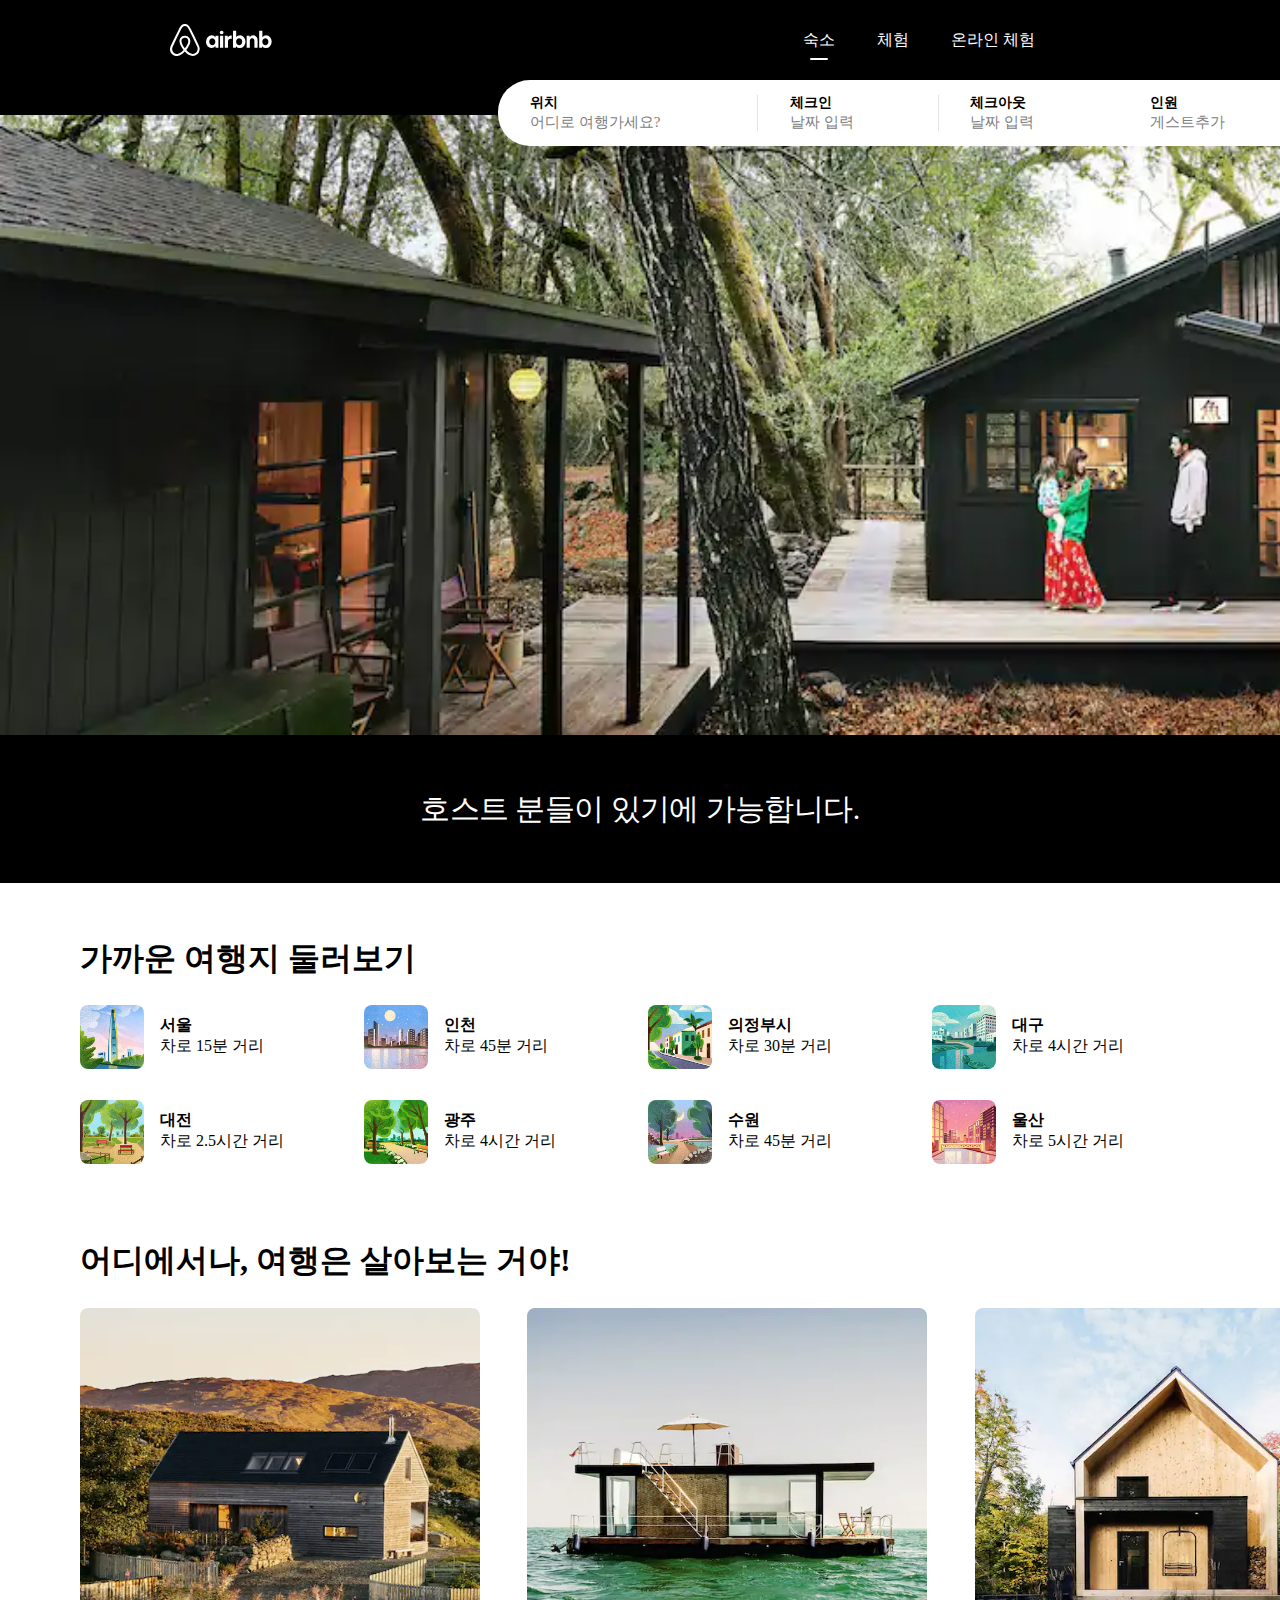
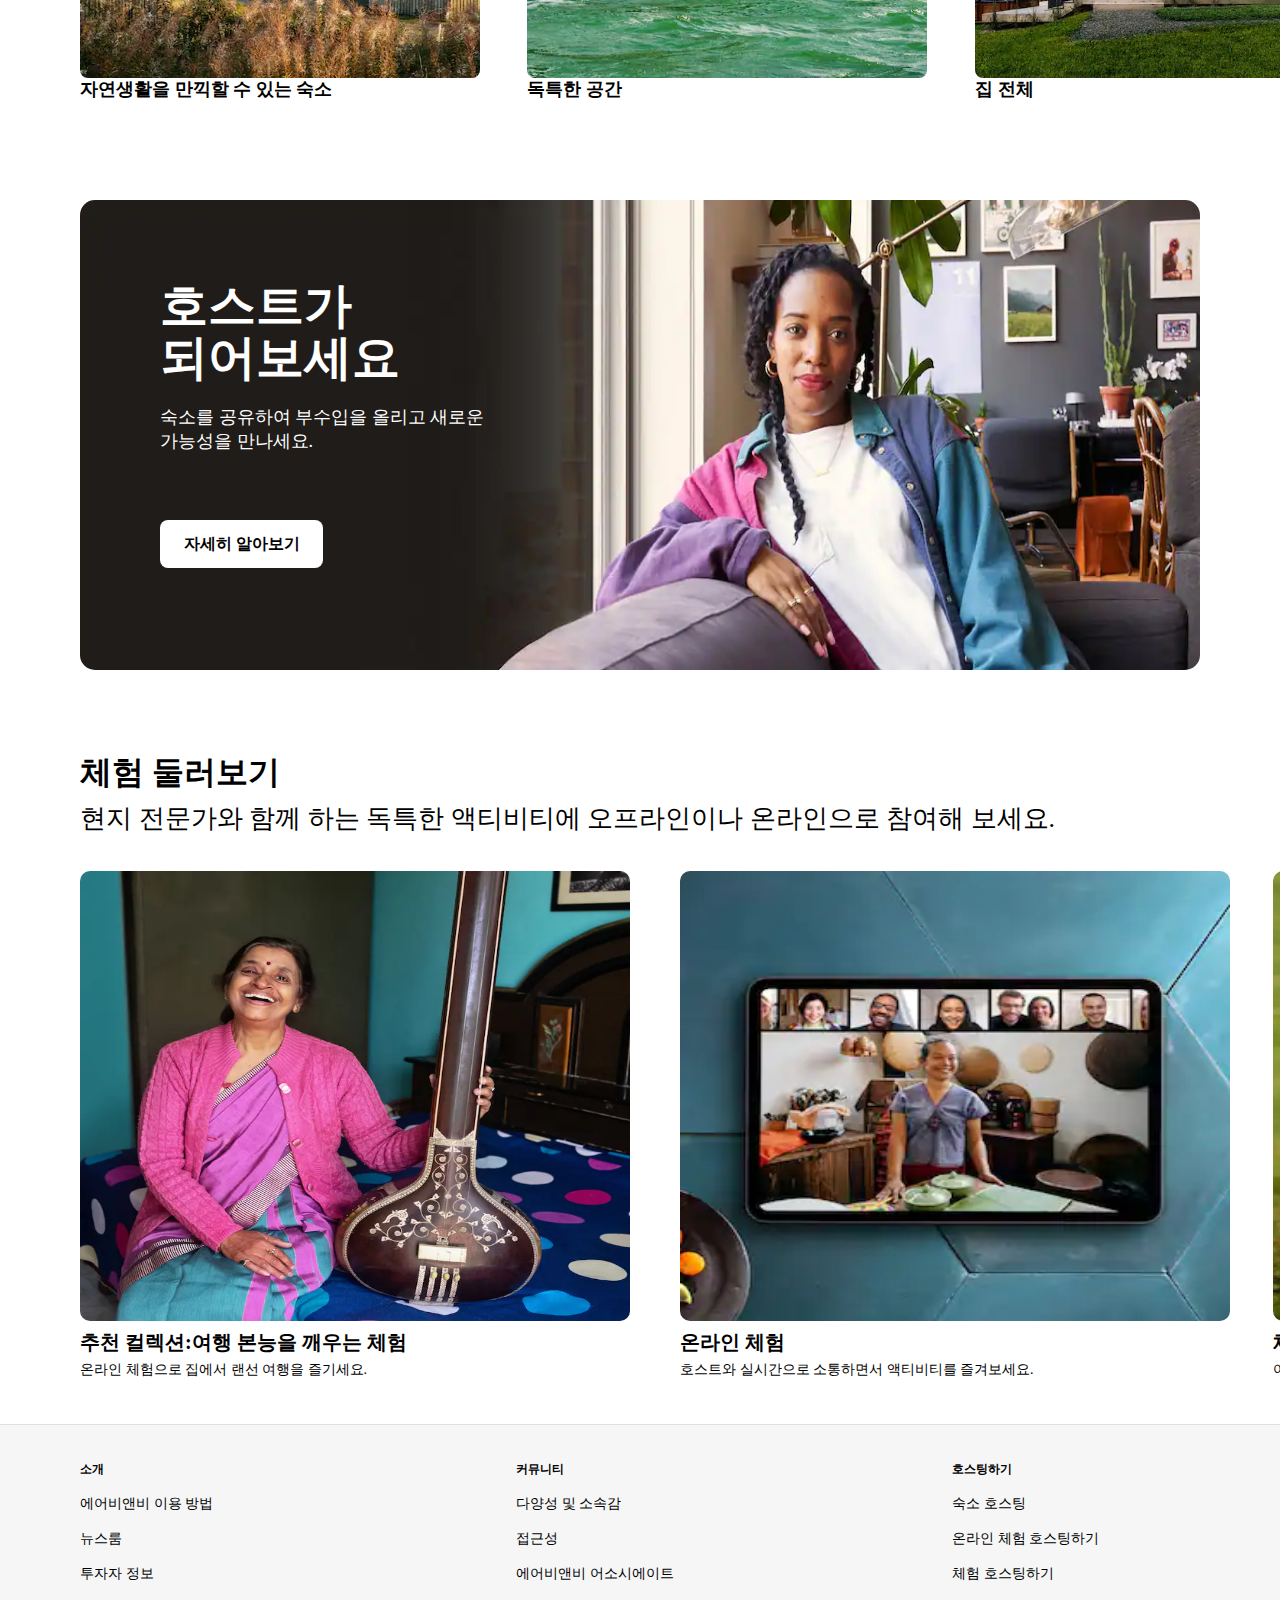
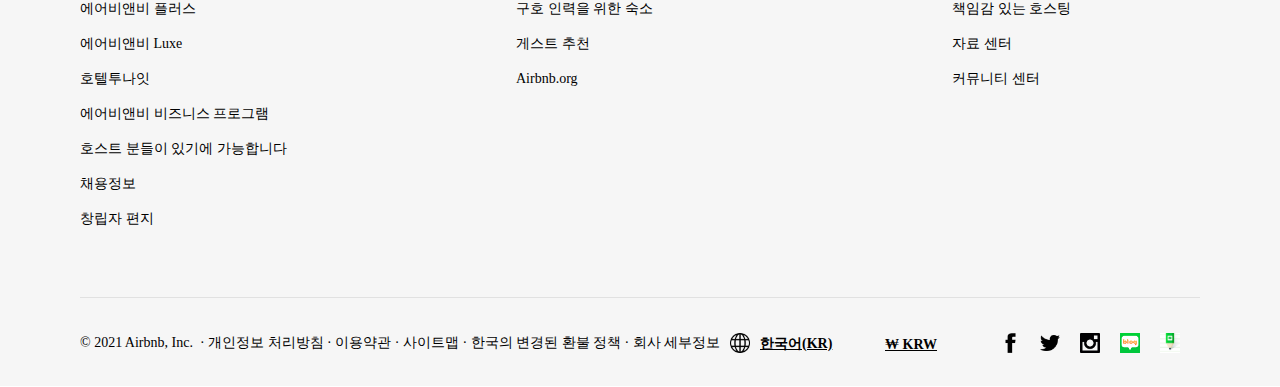
<file: myproject/index.html>
<!DOCTYPE html>
<html lang="ko">
<head>
    <meta charset="UTF-8">
    <meta http-equiv="X-UA-Compatible" content="IE=edge">
    <meta name="viewport" content="width=device-width, initial-scale=1.0">
    <title>휴가용 숙소 임대, 숙소, 호텔, 체험 및 장소 - 에어비앤비</title>
    <!-- 파비콘 설정 -->
    <link rel="icon" href="./favicon.ico" />
    <!-- 각 브라우저의 기본 스타일을 초기화 -->
    <link rel="stylesheet" type="text/css" href="https://a0.muscache.com/airbnb/static/packages/common-f0706e06.css">
    <link href="https://fonts.googleapis.com/icon?family=Material+Icons" rel="stylesheet">
    <!-- main.css -->
    <link rel="stylesheet" href="./css/main.css">
    <script defer src="./js/index.js"></script>
</head>

<body>
    <header class="head">
        <!-- <div class="head_padding"> -->
            <div class="head_left">
                <div class="head_left1">
                    <svg class="logo"><path d="M29.24 22.68c-.16-.39-.31-.8-.47-1.15l-.74-1.67-.03-.03c-2.2-4.8-4.55-9.68-7.04-14.48l-.1-.2c-.25-.47-.5-.99-.76-1.47-.32-.57-.63-1.18-1.14-1.76a5.3 5.3 0 00-8.2 0c-.47.58-.82 1.19-1.14 1.76-.25.52-.5 1.03-.76 1.5l-.1.2c-2.45 4.8-4.84 9.68-7.04 14.48l-.06.06c-.22.52-.48 1.06-.73 1.64-.16.35-.32.73-.48 1.15a6.8 6.8 0 007.2 9.23 8.38 8.38 0 003.18-1.1c1.3-.73 2.55-1.79 3.95-3.32 1.4 1.53 2.68 2.59 3.95 3.33A8.38 8.38 0 0022.75 32a6.79 6.79 0 006.75-5.83 5.94 5.94 0 00-.26-3.5zm-14.36 1.66c-1.72-2.2-2.84-4.22-3.22-5.95a5.2 5.2 0 01-.1-1.96c.07-.51.26-.96.52-1.34.6-.87 1.65-1.41 2.8-1.41a3.3 3.3 0 012.8 1.4c.26.4.45.84.51 1.35.1.58.06 1.25-.1 1.96-.38 1.7-1.5 3.74-3.21 5.95zm12.74 1.48a4.76 4.76 0 01-2.9 3.75c-.76.32-1.6.41-2.42.32-.8-.1-1.6-.36-2.42-.84a15.64 15.64 0 01-3.63-3.1c2.1-2.6 3.37-4.97 3.85-7.08.23-1 .26-1.9.16-2.73a5.53 5.53 0 00-.86-2.2 5.36 5.36 0 00-4.49-2.28c-1.85 0-3.5.86-4.5 2.27a5.18 5.18 0 00-.85 2.21c-.13.84-.1 1.77.16 2.73.48 2.11 1.78 4.51 3.85 7.1a14.33 14.33 0 01-3.63 3.12c-.83.48-1.62.73-2.42.83a4.76 4.76 0 01-5.32-4.07c-.1-.8-.03-1.6.29-2.5.1-.32.25-.64.41-1.02.22-.52.48-1.06.73-1.6l.04-.07c2.16-4.77 4.52-9.64 6.97-14.41l.1-.2c.25-.48.5-.99.76-1.47.26-.51.54-1 .9-1.4a3.32 3.32 0 015.09 0c.35.4.64.89.9 1.4.25.48.5 1 .76 1.47l.1.2c2.44 4.77 4.8 9.64 7 14.41l.03.03c.26.52.48 1.1.73 1.6.16.39.32.7.42 1.03.19.9.29 1.7.19 2.5zM41.54 24.12a5.02 5.02 0 01-3.95-1.83 6.55 6.55 0 01-1.6-4.48 6.96 6.96 0 011.66-4.58 5.3 5.3 0 014.08-1.86 4.3 4.3 0 013.7 1.92l.1-1.57h2.92V23.8h-2.93l-.1-1.76a4.52 4.52 0 01-3.88 2.08zm.76-2.88c.58 0 1.09-.16 1.57-.45.44-.32.8-.74 1.08-1.25.25-.51.38-1.12.38-1.8a3.42 3.42 0 00-1.47-3.04 2.95 2.95 0 00-3.12 0c-.44.32-.8.74-1.08 1.25a4.01 4.01 0 00-.38 1.8 3.42 3.42 0 001.47 3.04c.47.29.98.45 1.55.45zM53.45 8.46c0 .35-.06.67-.22.93-.16.25-.38.48-.67.64-.29.16-.6.22-.92.22-.32 0-.64-.06-.93-.22a1.84 1.84 0 01-.67-.64 1.82 1.82 0 01-.22-.93c0-.36.07-.68.22-.93.16-.3.39-.48.67-.64.29-.16.6-.23.93-.23a1.84 1.84 0 011.6.86 2 2 0 01.21.94zm-3.4 15.3V11.7h3.18v12.08h-3.19zm11.68-8.9v.04c-.15-.07-.35-.1-.5-.13-.2-.04-.36-.04-.55-.04-.89 0-1.56.26-2 .8-.48.55-.7 1.32-.7 2.31v5.93h-3.19V11.69h2.93l.1 1.83c.32-.64.7-1.12 1.24-1.48a3.1 3.1 0 011.81-.5c.23 0 .45.02.64.06.1.03.16.03.22.06v3.2zm1.28 8.9V6.74h3.18v6.5c.45-.58.96-1.03 1.6-1.38a5.02 5.02 0 016.08 1.31 6.55 6.55 0 011.6 4.49 6.96 6.96 0 01-1.66 4.58 5.3 5.3 0 01-4.08 1.86 4.3 4.3 0 01-3.7-1.92l-.1 1.57-2.92.03zm6.15-2.52c.57 0 1.08-.16 1.56-.45.44-.32.8-.74 1.08-1.25.26-.51.38-1.12.38-1.8 0-.67-.12-1.28-.38-1.79a3.75 3.75 0 00-1.08-1.25 2.95 2.95 0 00-3.12 0c-.45.32-.8.74-1.09 1.25a4.01 4.01 0 00-.38 1.8 3.42 3.42 0 001.47 3.04c.47.29.98.45 1.56.45zm7.51 2.53V11.69h2.93l.1 1.57a3.96 3.96 0 013.54-1.89 4.1 4.1 0 013.82 2.44c.35.76.54 1.7.54 2.75v7.24h-3.19v-6.82c0-.84-.19-1.5-.57-1.99-.38-.48-.9-.74-1.56-.74-.48 0-.9.1-1.27.32-.35.23-.64.52-.86.93a2.7 2.7 0 00-.32 1.35v6.92h-3.16zm12.52 0V6.73h3.19v6.5a4.67 4.67 0 013.73-1.89 5.02 5.02 0 013.95 1.83 6.57 6.57 0 011.59 4.48 6.95 6.95 0 01-1.66 4.58 5.3 5.3 0 01-4.08 1.86 4.3 4.3 0 01-3.7-1.92l-.09 1.57-2.93.03zm6.18-2.53c.58 0 1.09-.16 1.56-.45.45-.32.8-.74 1.09-1.25.25-.51.38-1.12.38-1.8a3.42 3.42 0 00-1.47-3.04 2.95 2.95 0 00-3.12 0c-.44.32-.8.74-1.08 1.25a3.63 3.63 0 00-.38 1.8 3.42 3.42 0 001.47 3.04c.47.29.95.45 1.55.45z"></path></svg>
                </div>
            </div>



            <div class="search_bar">
                <div class="search_bar_left">검색 시작하기</div>
                <div class="search_bar_right">
                    <svg class="search" viewbox="0 0 32 32"><path d="m13 24c6.0751322 0 11-4.9248678 11-11 0-6.07513225-4.9248678-11-11-11-6.07513225 0-11 4.92486775-11 11 0 6.0751322 4.92486775 11 11 11zm8-3 9 9"></path></svg>
                </div>
            </div>



            
            <div class="head_middle">
                <span class="sukso">
                    <span class="sukso1"></span>
                    숙소
                </span>

                <div class="chehum">
                    <span class="chehum1"></span>
                    체험
                </div>

                <a href="https://www.airbnb.co.kr/s/experiences/online" class="online">
                    <span class="online1"></span>
                    온라인 체험
                </a>
            </div>

            <div class="head_right">
                <nav class="head_right1">
                    <div class="head_right_menu">
                        <a class="host" href="https://www.airbnb.co.kr/host/homes" id="host_1">
                            <div class="host_2">호스트 되기</div>
                        </a>
                    </div>

                    <a href="/" class="global">
                        <svg class="global_icon"><path d="m8.002.25a7.77 7.77 0 0 1 7.748 7.776 7.75 7.75 0 0 1 -7.521 7.72l-.246.004a7.75 7.75 0 0 1 -7.73-7.513l-.003-.245a7.75 7.75 0 0 1 7.752-7.742zm1.949 8.5h-3.903c.155 2.897 1.176 5.343 1.886 5.493l.068.007c.68-.002 1.72-2.365 1.932-5.23zm4.255 0h-2.752c-.091 1.96-.53 3.783-1.188 5.076a6.257 6.257 0 0 0 3.905-4.829zm-9.661 0h-2.75a6.257 6.257 0 0 0 3.934 5.075c-.615-1.208-1.036-2.875-1.162-4.686l-.022-.39zm1.188-6.576-.115.046a6.257 6.257 0 0 0 -3.823 5.03h2.75c.085-1.83.471-3.54 1.059-4.81zm2.262-.424c-.702.002-1.784 2.512-1.947 5.5h3.904c-.156-2.903-1.178-5.343-1.892-5.494l-.065-.007zm2.28.432.023.05c.643 1.288 1.069 3.084 1.157 5.018h2.748a6.275 6.275 0 0 0 -3.929-5.068z"></path></svg>
                    </a>
        

                    <div class="membership">
                        <button type="button" class="membership_menu">
                            <div class="material-icons">
                                menu
                                </div>
                            <div class="material-icons">
                                account_circle
                                </div>
                        </button>
                    </div>

                    <div class="bar_close">x</div>
                    <div class="membership_bar">
                        <ul>
                            <li>회원가입</li>
                            <li>로그인</li>
                        </ul>
                        <ul>
                            <li>숙소 호스트 되기</li>
                            <li>체험 호스팅하기</li>
                            <li>도움말</li>
                        </ul>
                    </div>

                </nav>
            </div>

        <!-- </div> -->
    </header>
    
    <div class="circle">
        <a href="" class="circle1">
            <div class="cir1">위치</div>
            <div class="cir1_2">어디로 여행가세요?</div>
        </a>

        <a href="" class="circle2">
            <div class="cir2">체크인</div>
            <div class="cir2_2">날짜 입력</div>
        </a>

        <a href="" class="circle3">
            <div class="cir2">체크아웃</div>
            <div class="cir2_2">날짜 입력</div>
        </a>

        <a href="" class="circle4">
            <div class="cir4">인원</div>
            <div class="cir4_2">게스트추가</div>
        </a>
        
        <div class="cir4_3">
            <svg class="search" viewbox="0 0 32 32"><path d="m13 24c6.0751322 0 11-4.9248678 11-11 0-6.07513225-4.9248678-11-11-11-6.07513225 0-11 4.92486775-11 11 0 6.0751322 4.92486775 11 11 11zm8-3 9 9"></path></svg>
        </div>
    </div>







    <!-- '체험'을 눌렀을때 생기는 위치, 날짜로 이루어진 새로운 상단바 -->
    <div class="another_circle">
        <div class="new_circle1">
            <div class="new_cir1">위치</div>
            <div class="new_cir1_2">어디로 여행가세요?</div>
        </div>

        <div class="new_circle3">
            <div class="new_cir2">날짜</div>
            <div class="new_cir2_2">원하는 날짜를 입력하세요.</div>
        </div>

       
        <div class="another_cir4_3">
            <svg class="search" viewbox="0 0 32 32"><path d="m13 24c6.0751322 0 11-4.9248678 11-11 0-6.07513225-4.9248678-11-11-11-6.07513225 0-11 4.92486775-11 11 0 6.0751322 4.92486775 11 11 11zm8-3 9 9"></path></svg>
        </div>

    </div>






    <div class="main_background">
        <div class="for_host">
            <span class="for_host1">호스트 분들이 있기에 가능합니다.</span>
        </div>
    </div>

    <img class="main_image" src="./images/166791ff-bc82-4b88-ba3d-49be1d462dce.webp" />



    <!-- section1 -->
    <div class="section1">
        <div class="section1_shape">
            <div class="section_head">가까운 여행지 둘러보기</div>
            <div class="grid">

                <a class="grid_shape" href="https://www.airbnb.co.kr/s/%EC%84%9C%EC%9A%B8/homes?place_id=ChIJzWXFYYuifDUR64Pq5LTtioU&refinement_paths%5B%5D=%2Fhomes&search_type=section_navigation">
                    <span class="city">
                        <img class="city" src="./images/city/seoul.webp" />
                        <span class="city_time"><b>서울</b><br>차로 15분 거리</span>
                    </span>
                </a>

                <a class="grid_shape" href="https://www.airbnb.co.kr/s/%EC%9D%B8%EC%B2%9C/homes?place_id=ChIJR4ITliVveTURQmG3LJD9N30&refinement_paths%5B%5D=%2Fhomes&search_type=section_navigation">
                    <span class="city">
                        <img class="city" src="./images/city/incheon.webp" />
                        <span class="city_time"><b>인천</b><br>차로 45분 거리</span>
                    </span>
                </a>

                <a class="grid_shape" href="https://www.airbnb.co.kr/s/%EC%9D%98%EC%A0%95%EB%B6%80%EC%8B%9C/homes?place_id=ChIJTYxvLg7HfDURrJz18pb4R-E&refinement_paths%5B%5D=%2Fhomes&search_type=section_navigation">
                    <span class="city">
                        <img class="city" src="./images/city/uijeongbu.webp" />
                        <span class="city_time"><b>의정부시</b><br>차로 30분 거리</span>
                    </span>
                </a>

                <a class="grid_shape" href="https://www.airbnb.co.kr/s/%EB%8C%80%EA%B5%AC/homes?place_id=ChIJ1a3vsrjjZTURMC44oCngkro&refinement_paths%5B%5D=%2Fhomes&search_type=section_navigation">
                    <span class="city">
                        <img class="city" src="./images/city/daegu.webp" />
                        <span class="city_time"><b>대구</b><br>차로 4시간 거리</span>
                    </span>
                </a>

                <a class="grid_shape" href="https://www.airbnb.co.kr/s/%EB%8C%80%EC%A0%84/homes?place_id=ChIJAWZKutdIZTURtdOKmJ3WltE&refinement_paths%5B%5D=%2Fhomes&search_type=section_navigation">
                    <span class="city">
                        <img class="city" src="./images/city/daejeon.webp" />
                        <span class="city_time"><b>대전</b><br>차로 2.5시간 거리</span>
                    </span>
                </a>

                <a class="grid_shape" href="https://www.airbnb.co.kr/s/%EA%B4%91%EC%A3%BC/homes?place_id=ChIJr6f1ASOJcTURSPUlAe3S9AU&refinement_paths%5B%5D=%2Fhomes&search_type=section_navigation">
                    <span class="city">
                        <img class="city" src="./images/city/gwangju.webp" />
                        <span class="city_time"><b>광주</b><br>차로 4시간 거리</span>
                    </span>
                </a>

                <a class="grid_shape" href="https://www.airbnb.co.kr/s/%EC%88%98%EC%9B%90%EC%8B%9C/homes?place_id=ChIJEUZ2IApDezURybRd7gIwN_E&refinement_paths%5B%5D=%2Fhomes&search_type=section_navigation">
                    <span class="city">
                        <img class="city" src="./images/city/suwon.webp" />
                        <span class="city_time"><b>수원</b><br>차로 45분 거리</span>
                    </span>
                </a>

                <a class="grid_shape" href="https://www.airbnb.co.kr/s/%EC%9A%B8%EC%82%B0/homes?place_id=ChIJgd6y4osuZjURATHZM3P6g3A&refinement_paths%5B%5D=%2Fhomes&search_type=section_navigation">
                    <span class="city">
                        <img class="city" src="./images/city/ulsan.webp" />
                        <span class="city_time"><b>울산</b><br>차로 5시간 거리</span>
                    </span>
                </a>

            </div>
        </div>
    </div>



    <!-- section2 -->
    <div class="section2">
        <div class="section2_shape">
            <div class="section_head">어디에서나, 여행은 살아보는 거야!</div>
            <ul class="section2_ul">
                <li>
                    <span class="section2_item1">
                        <a href="https://www.airbnb.co.kr/s/homes?refinement_paths%5B%5D=%2Fhomes%2Fsection%2FNEARBY_LISTINGS%3A483&room_types%5B%5D=Entire%20home%2Fapt&property_type_id%5B%5D=57&property_type_id%5B%5D=4&property_type_id%5B%5D=32&property_type_id%5B%5D=58&property_type_id%5B%5D=18&property_type_id%5B%5D=22&property_type_id%5B%5D=17&property_type_id%5B%5D=23&property_type_id%5B%5D=63&property_type_id%5B%5D=24&property_type_id%5B%5D=12&property_type_id%5B%5D=19&property_type_id%5B%5D=44&property_type_id%5B%5D=66&property_type_id%5B%5D=34&property_type_id%5B%5D=16&property_type_id%5B%5D=6&property_type_id%5B%5D=69&property_type_id%5B%5D=15&title_type=CURATED_PROPERTY_TYPE">
                            <img class="section2_item1" src="./images/wherever/house.webp" />
                            <div class="section2_menu1">
                                자연생활을 만끽할 수 있는 숙소
                            </div>
                        </a>
                    </span>
                </li>
                
            
                <li>
                    <span class="section2_item2">
                        <a href="https://www.airbnb.co.kr/s/homes?refinement_paths%5B%5D=%2Fhomes%2Fsection%2FNEARBY_LISTINGS%3A2400&room_types%5B%5D=Entire%20home%2Fapt&property_type_id%5B%5D=5&property_type_id%5B%5D=6&property_type_id%5B%5D=8&property_type_id%5B%5D=10&property_type_id%5B%5D=12&property_type_id%5B%5D=15&property_type_id%5B%5D=16&property_type_id%5B%5D=17&property_type_id%5B%5D=18&property_type_id%5B%5D=19&property_type_id%5B%5D=23&property_type_id%5B%5D=24&property_type_id%5B%5D=25&property_type_id%5B%5D=28&property_type_id%5B%5D=32&property_type_id%5B%5D=34&property_type_id%5B%5D=44&property_type_id%5B%5D=50&property_type_id%5B%5D=54&property_type_id%5B%5D=57&property_type_id%5B%5D=58&property_type_id%5B%5D=61&property_type_id%5B%5D=63&property_type_id%5B%5D=64&property_type_id%5B%5D=66&property_type_id%5B%5D=67&property_type_id%5B%5D=68&property_type_id%5B%5D=69&property_type_id%5B%5D=62&property_type_id%5B%5D=51&title_type=CURATED_PROPERTY_TYPE">
                            <img class="section2_item2" src="./images/wherever/special.webp" />
                            <div class="section2_menu2">
                                독특한 공간
                            </div>
                        </a>
                    </span>
                </li>


                <li>
                    <span class="section2_item2">
                        <a href="https://www.airbnb.co.kr/s/homes?ne_lat=59.12927453041205&ne_lng=154.2003905675037&sw_lat=16.01072546958795&sw_lng=99.79960943249633&room_types%5B%5D=Entire%20home%2Fapt&property_type_id%5B%5D=2&search_type=NAVIGATION_CARD&title_type=CURATED_PROPERTY_TYPE">
                            <img class="section2_item2" src="./images/wherever/farm.webp" />
                            <div class="section2_menu2">
                                집 전체
                            </div>
                        </a>
                    </span>
                </li>
                <li>
                    <span class="section2_item2">
                        <a href="https://www.airbnb.co.kr/s/homes?ne_lat=59.12927453041205&ne_lng=154.2003905675037&sw_lat=16.01072546958795&sw_lng=99.79960943249633&room_types%5B%5D=Entire%20home%2Fapt&amenities%5B%5D=12&search_type=NAVIGATION_CARD&title_type=CURATED_PROPERTY_TYPE">
                            <img class="section2_item2" src="./images/wherever/pet.webp" />
                            <div class="section2_menu2">
                                반려동물 동반 가능
                            </div>
                        </a>
                    </span>
                </li>
            </ul>
        </div>
    </div>



    <!-- section3 -->
    <div class="section3">
        <div class="section3_shape">
            <img class="do_host" src="./images/dohost.webp" /> 
            <div class="section3_image">
                <div class="section3_1">호스트가<br>되어보세요</div>
                <div class="section3_2">숙소를 공유하여 부수입을 올리고 새로운<br>가능성을 만나세요.</div>
                <a href="https://www.airbnb.co.kr/host/homes?_ga=2.266845262.1550699021.1623403859-961647787.1617863477&_set_bev_on_new_domain=1623409501_MGVkNWEwZjM0NmMy" class="section3_menu">자세히 알아보기</a>
            </div>
        </div>
    </div>



    <!-- section4 -->
    <div class="section4">
        <div class="section4_shape">
            <div class="section4_head">체험 둘러보기</div>
            <div class="section4_head_2">현지 전문가와 함께 하는 독특한 액티비티에 오프라인이나 온라인으로 참여해 보세요.</div>
            <a href="https://www.airbnb.co.kr/s/all?refinement_paths%5B%5D=%2Fplaylists%2F46390&last_search_session_id=ae9c44fb-88c6-455c-b8d8-3170eea7afe0&search_type=section_navigation" >
                <div class="section4_article1">
                    <img class="section4_image" src="./images/activity/chehum.webp" />
                    <div class="section4_menu">추천 컬렉션:여행 본능을 깨우는 체험</div>
                    <div class="section4_menu_info">온라인 체험으로 집에서 랜선 여행을 즐기세요.</div>
                </div>
            </a>
            <a href="https://www.airbnb.co.kr/s/experiences/online" >
                <div class="section4_article2">
                    <img class="section4_image" src="./images/activity/online.webp" />
                    <div class="section4_menu">온라인 체험</div>
                    <div class="section4_menu_info">호스트와 실시간으로 소통하면서 액티비티를 즐겨보세요.</div>
                </div>
            </a>
            <a href="https://www.airbnb.co.kr/s/experiences?location_search=NEARBY" >
                <div class="section4_article3">
                    <img class="section4_image" src="./images/activity/adventure.webp" />
                    <div class="section4_menu">체험</div>
                    <div class="section4_menu_info">어디에서든 세계 각지의 매력을 만나실 수 있습니다.</div>
                </div>
            </a>
        </div>
    </div>



    <!-- section5  section과 footer사이의 선을 만들어주기위해 -->
    <div class="section5"></div>




    <!-- footer -->
    <div class="footer">
        <div class="footer_shape">
            <div class="footer_shape_top">

                <section>
                    <h4 class="section_menu">소개</h4>
                    <ul class="section_ul">
                        <li class="section_item">
                            <a href="https://www.airbnb.co.kr/d/howairbnbworks" class="section_item_font">에어비앤비 이용 방법</a>
                        </li>
                        <li class="section_item">
                            <a href="https://news.airbnb.com/ko/" class="section_item_font">뉴스룸</a>
                        </li>
                        <li class="section_item">
                            <a href="https://investors.airbnb.com/home/default.aspx" class="section_item_font">투자자 정보</a>
                        </li>
                        <li class="section_item">
                            <a href="https://www.airbnb.co.kr/plus" class="section_item_font">에어비앤비 플러스</a>
                        </li>
                        <li class="section_item">
                            <a href="https://www.airbnb.co.kr/luxury" class="section_item_font">에어비앤비 Luxe</a>
                        </li>
                        <li class="section_item">
                            <a href="https://www.hoteltonight.com/?utm_source_name=Airbnb&utm_campaign_name=Dr_Us_Desktop_Airbnb_Footer" class="section_item_font">호텔투나잇</a>
                        </li>
                        <li class="section_item">
                            <a href="https://www.airbnb.co.kr/work?s=footer" class="section_item_font">에어비앤비 비즈니스 프로그램</a>
                        </li>
                        <li class="section_item">
                            <a href="https://www.youtube.com/airbnb" class="section_item_font">호스트 분들이 있기에 가능합니다</a>
                        </li>
                        <li class="section_item">
                            <a href="https://careers.airbnb.com/" class="section_item_font">채용정보</a>
                        </li>
                        <li class="section_item">
                            <a href="https://news.airbnb.com/what-makes-airbnb-airbnb/?_ga=2.229096924.1550699021.1623403859-961647787.1617863477" class="section_item_font">창립자 편지</a>
                        </li>
                    </ul>
                </section>

                <section >
                    <h4 class="section_menu">커뮤니티</h4>
                    <ul class="section_ul">
                        <li class="section_item">
                            <a href="https://www.airbnb.co.kr/diversity" class="section_item_font">다양성 및 소속감</a>
                        </li>
                        <li class="section_item">
                            <a href="https://www.airbnb.co.kr/d/accessibility" class="section_item_font">접근성</a>
                        </li>
                        <li class="section_item">
                            <a href="https://www.airbnb.co.kr/associates?from=footer" class="section_item_font">에어비앤비 어소시에이트</a>
                        </li>
                        <li class="section_item">
                            <a href="https://www.airbnb.co.kr/d/covid19relief" class="section_item_font">구호 인력을 위한 숙소</a>
                        </li>
                        <li class="section_item">
                            <a href="https://www.airbnb.co.kr/invite?r=6" class="section_item_font">게스트 추천</a>
                        </li>
                        <li class="section_item">
                            <a href="https://ko.airbnb.org/?_ga=2.198999151.1550699021.1623403859-961647787.1617863477&_set_bev_on_new_domain=1623410276_NjEwNzdiNDk0NmFm" class="section_item_font">Airbnb.org</a>
                        </li>
                    </ul>
                </section>

                <section >
                    <h4 class="section_menu">호스팅하기</h4>
                    <ul class="section_ul">
                        <li class="section_item">
                            <a href="https://www.airbnb.co.kr/host/homes?from_footer=1" class="section_item_font">숙소 호스팅</a>
                        </li>
                        <li class="section_item">
                            <a href="https://www.airbnb.co.kr/d/onlinehost" class="section_item_font">온라인 체험 호스팅하기</a>
                        </li>
                        <li class="section_item">
                            <a href="https://www.airbnb.co.kr/host/experiences" class="section_item_font">체험 호스팅하기</a>
                        </li>
                        <li class="section_item">
                            <a href="https://www.airbnb.co.kr/help/article/1387/%ED%95%9C%EA%B5%AD%EC%97%90%EC%84%9C-%EC%B1%85%EC%9E%84%EA%B0%90-%EC%9E%88%EB%8A%94-%ED%98%B8%EC%8A%A4%ED%8C%85-%ED%95%98%EA%B8%B0" class="section_item_font">책임감 있는 호스팅</a>
                        </li>
                        <li class="section_item">
                            <a href="https://www.airbnb.co.kr/resources/hosting-homes" class="section_item_font">자료 센터</a>
                        </li>
                        <li class="section_item">
                            <a href="https://community.withairbnb.com/t5/Community-Center-KR/ct-p/Community-Center-Korean" class="section_item_font">커뮤니티 센터</a>
                        </li>
                    </ul>
                </section>

                <section >
                    <h4 class="section_menu">에어비앤비 지원</h4>
                    <ul class="section_ul">
                        <li class="section_item">
                            <a href="https://www.airbnb.co.kr/d/covidsafety" class="section_item_font">에어비앤비의 코로나19 대응 방안</a>
                        </li>
                        <li class="section_item">
                            <a href="https://www.airbnb.co.kr/help/home" class="section_item_font">도움말 센터</a>
                        </li>
                        <li class="section_item">
                            <a href="https://www.airbnb.co.kr/help/article/2701/%EC%A0%95%EC%83%81%EC%B0%B8%EC%9E%91%EC%9D%B4-%EA%B0%80%EB%8A%A5%ED%95%9C-%EC%83%81%ED%99%A9-%EC%A0%95%EC%B1%85-%EB%B0%8F-%EC%BD%94%EB%A1%9C%EB%82%98%EB%B0%94%EC%9D%B4%EB%9F%AC%EC%8A%A4%EA%B0%90%EC%97%BC%EC%A6%9D19%EC%BD%94%EB%A1%9C%EB%82%9819" class="section_item_font">예약 취소 옵션</a>
                        </li>
                        <li class="section_item">
                            <a href="https://www.airbnb.co.kr/neighbors" class="section_item_font">에어비앤비 이웃 민원 지원</a>
                        </li>
                        <li class="section_item">
                            <a href="https://www.airbnb.co.kr/trust" class="section_item_font">신뢰와 안전</a>
                        </li>
                    </ul>
                </section>
            </div>


            <div class="footer_shape_bottom">
                <div class="footer_shape_bottom_info">
                    © 2021 Airbnb, Inc. 
                    &nbsp;·&nbsp;
                    <a href="https://www.airbnb.co.kr/help/article/2855/%EA%B0%9C%EC%9D%B8%EC%A0%95%EB%B3%B4-%EC%B2%98%EB%A6%AC%EB%B0%A9%EC%B9%A8" class="footer_shape_bottom_font">개인정보 처리방침</a>
                    &nbsp;·&nbsp;
                    <a href="https://www.airbnb.co.kr/help/article/2908/%EC%9D%B4%EC%9A%A9%EC%95%BD%EA%B4%80" class="footer_shape_bottom_font">이용약관</a>
                    &nbsp;·&nbsp;
                    <a href="https://www.airbnb.co.kr/sitemaps/v2" class="footer_shape_bottom_font">사이트맵</a>
                    &nbsp;·&nbsp; 
                    <a href="https://www.airbnb.co.kr/home/updated_cancellation_policies?korean_strict_policy=true#strict" class="footer_shape_bottom_font">한국의 변경된 환불 정책</a>
                    &nbsp;·&nbsp;
                    <a href="https://www.airbnb.co.kr/about/company-details" class="footer_shape_bottom_font">회사 세부정보</a>
                </div>
                
                <div class="footer_shape_bottom_language">
                    <a href="/" >
                        <img class="korea" src="./images/earth.png" />
                        <span class="korean">한국어(KR)</span>
                    </a>
                </div>

                
                <div class="footer_shape_bottom_currency">
                    <a href="/">
                        <span class="korean">₩ KRW</span>
                    </a>
                </div>

                <div class="footer_shape_bottom_sns">
                    <a href="https://www.facebook.com/AirbnbKorea">
                        <img class="facebook" src="./images/logo/fa.png" />
                    </a>
                    <a href="https://twitter.com/airbnb" >
                        <img class="twitter" src="./images/logo/tw.png" />
                    </a>
                    <a href="https://www.instagram.com/airbnb/" >
                        <img class="insta" src="./images/logo/insta.png" />
                    </a>
                    <a href="https://blog.naver.com/airbnbkr" >
                        <img class="blog" src="./images/logo/blog.png" />
                    </a>
                    <a href="https://post.naver.com/airbnb_kr" >
                        <img class="post" src="./images/logo/post.png" />
                    </a>
                </div>



            </div>

        </div>
    </div>



    <!-- scroll to top button 이벤트를 위한 이미지 -->
    <img class="scrollToTop"  src="./images/scroll_logo.png" />
    
</body>
</html>
</file>
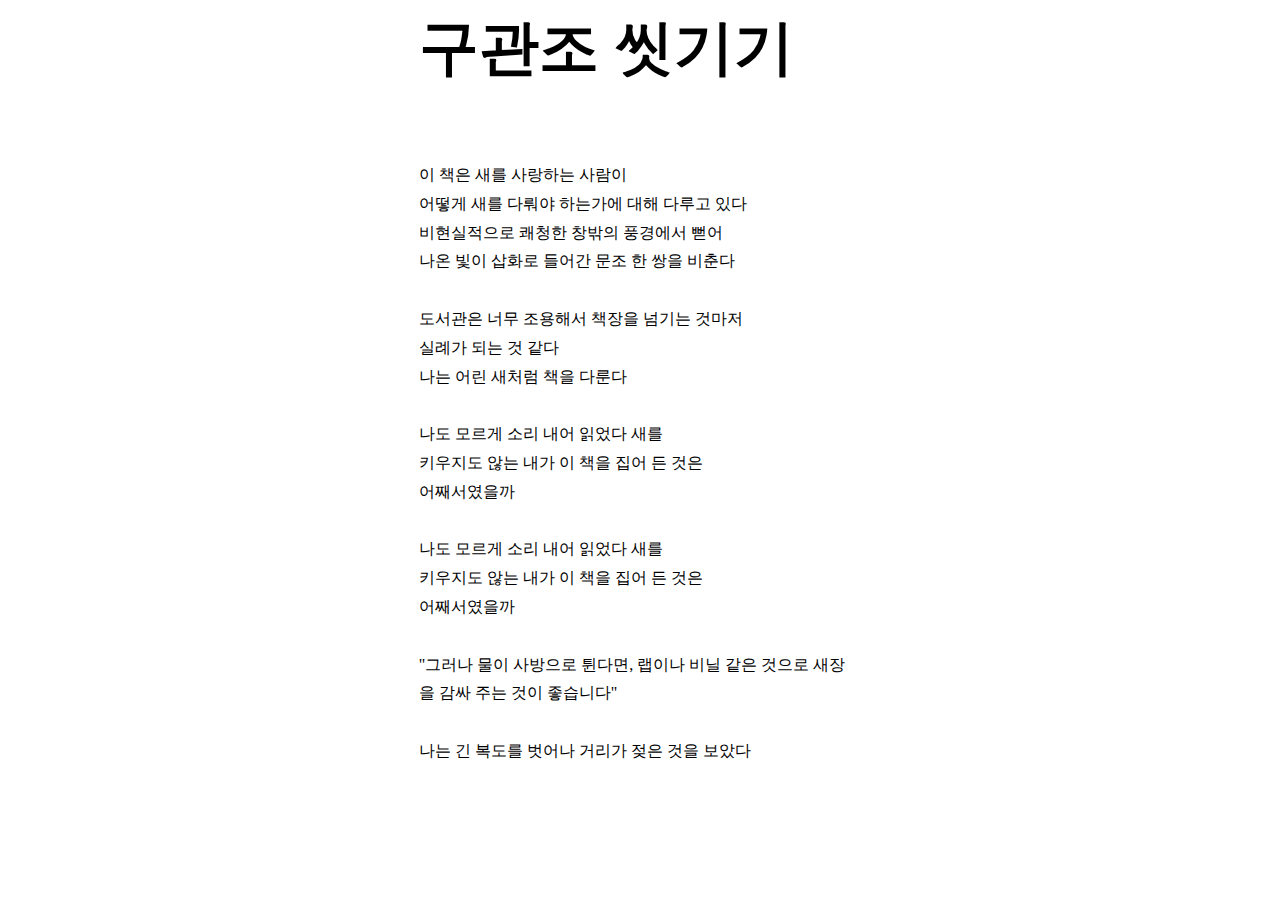
<file: week01/index.html>
<!DOCTYPE html>
<html lang="ko">
<head>
    <meta charset="UTF-8">
    <meta http-equiv="X-UA-Compatible" content="IE=edge">
    <meta name="viewport" content="width=device-width, initial-scale=1.0">
    <title>나의 첫번째 웹페이지</title>
    <link rel="stylesheet" href="https://www.jsdelivr.com/package/npm/reset-css" />
    <link rel="stylesheet" href="./css/main.css" />   
    <!-- link 치고 tab -->

  
</head>
<body>
    <div class="outer">
        <p onclick="popAlert()">구관조 씻기기</p><br><br><br><br>
        <script src="./js/index.js"></script>
        <!-- popAlert는 함수 -->
    
       
   


        <div class="inner">
            이 책은 새를 사랑하는 사람이<br>
    어떻게 새를 다뤄야 하는가에 대해 다루고 있다<br>
    비현실적으로 쾌청한 창밖의 풍경에서 뻗어<br>
    나온 빛이 삽화로 들어간 문조 한 쌍을 비춘다
    <br><br>
    도서관은 너무 조용해서 책장을 넘기는 것마저<br>
    실례가 되는 것 같다<br>
    나는 어린 새처럼 책을 다룬다
    <br><br>
    나도 모르게 소리 내어 읽었다 새를<br>
    키우지도 않는 내가 이 책을 집어 든 것은<br>
    어째서였을까
    <br><br>
    나도 모르게 소리 내어 읽었다 새를<br>
    키우지도 않는 내가 이 책을 집어 든 것은<br>
    어째서였을까
    <br><br>
    "그러나 물이 사방으로 튄다면, 랩이나 비닐 같은 것으로 새장을 감싸 주는 것이 좋습니다"
    <br><br>
    나는 긴 복도를 벗어나 거리가 젖은 것을 보았다
        </div>
    </div>
    
</body>


</html>
</file>
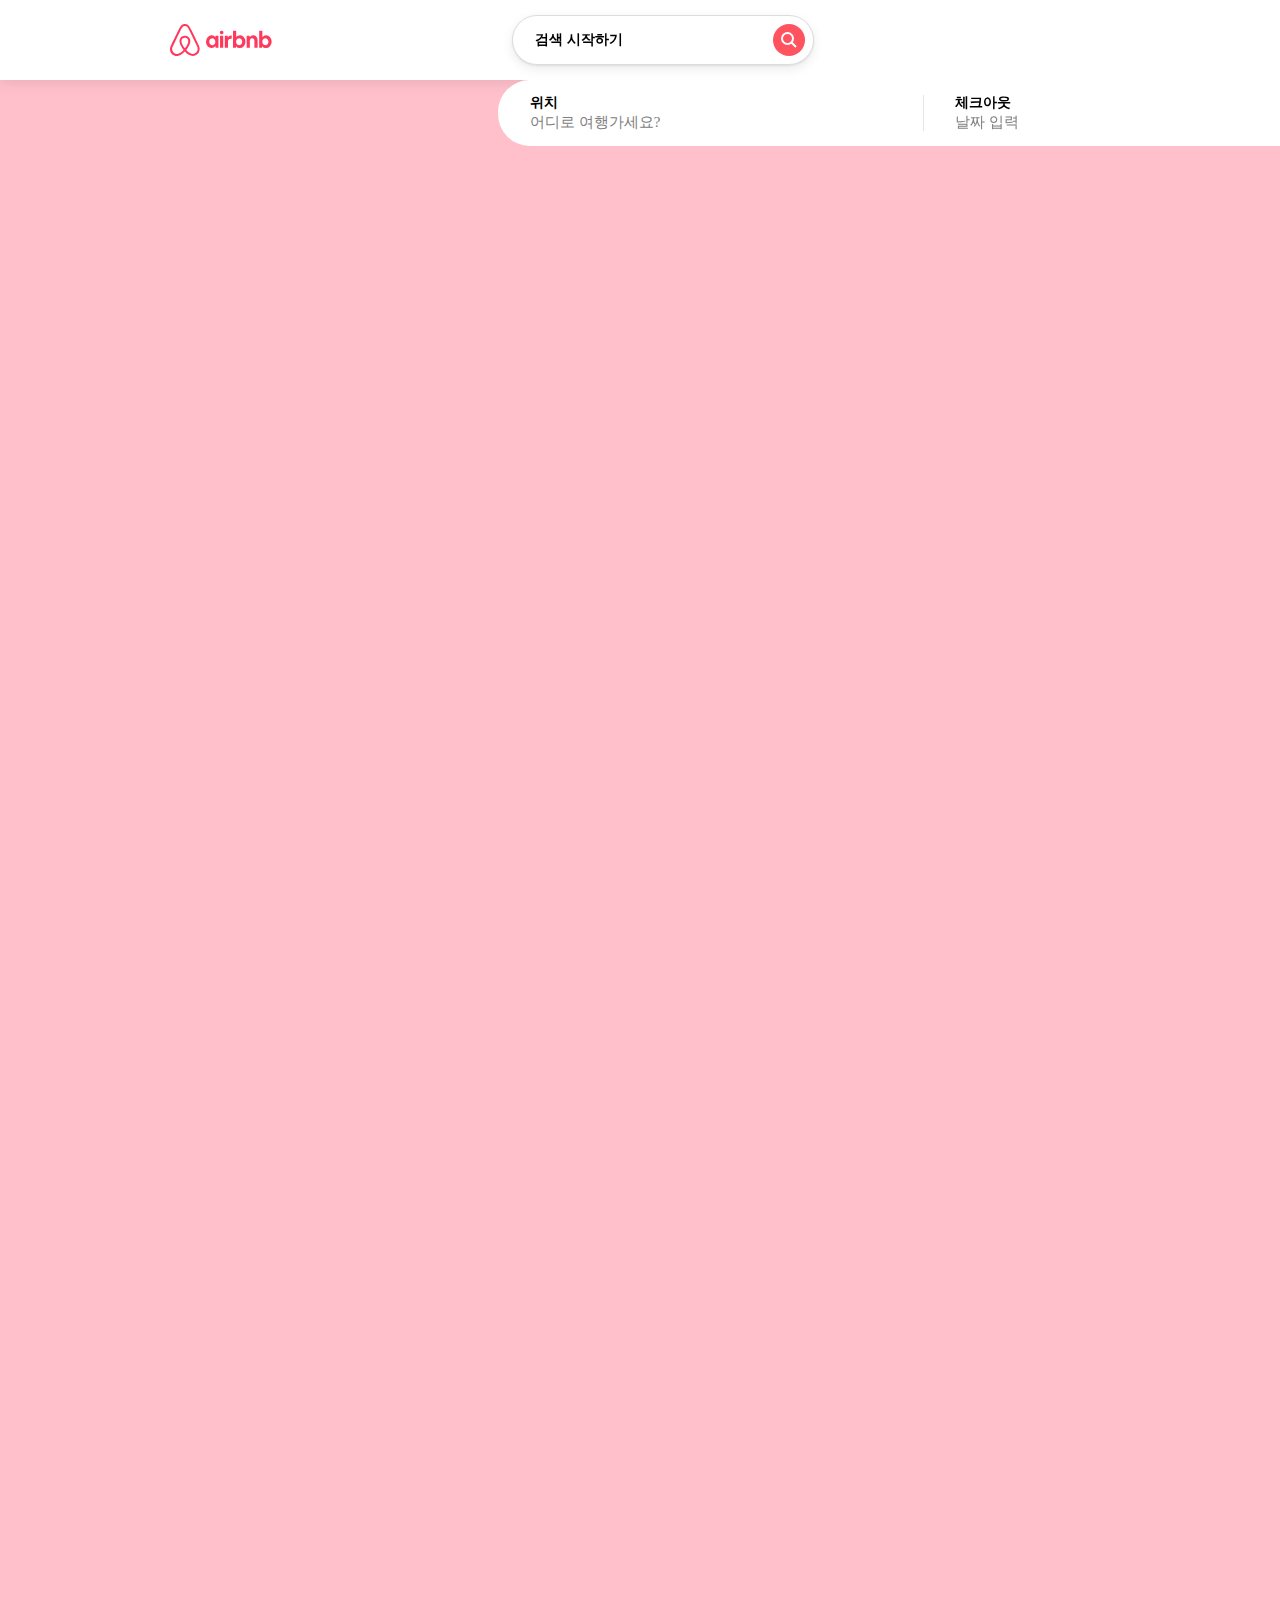
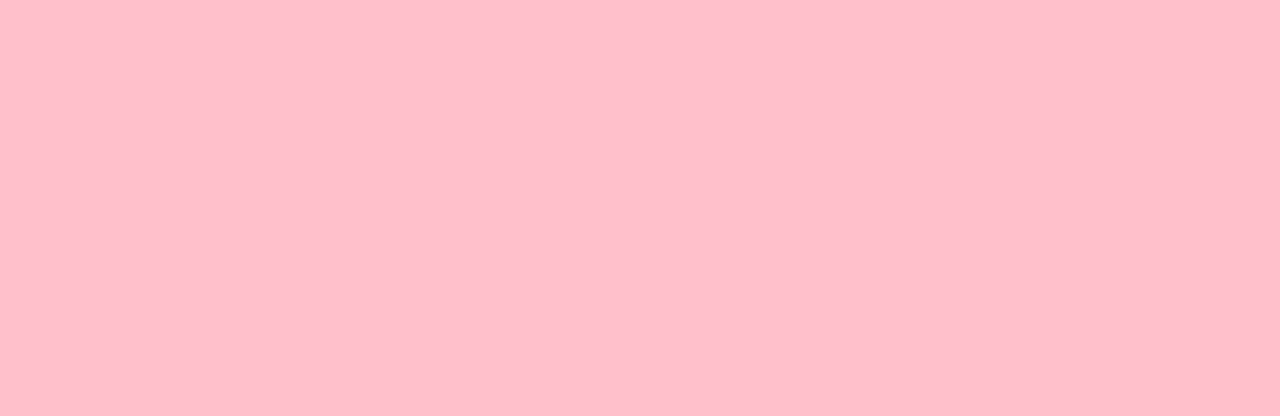
<file: week12/index.html>
<!DOCTYPE html>
<html lang="en">
<head>
    <meta charset="UTF-8">
    <meta http-equiv="X-UA-Compatible" content="IE=edge">
    <meta name="viewport" content="width=device-width, initial-scale=1.0">
    <title>휴가용 숙소 임대, 숙소, 호텔, 체험 및 장소 - 에어비앤비</title>
    <link rel="stylesheet" type="text/css" href="https://a0.muscache.com/airbnb/static/packages/common-f0706e06.css">
    <link href="https://fonts.googleapis.com/icon?family=Material+Icons" rel="stylesheet">
    <!-- main.css -->
    <link rel="stylesheet" href="./css/main.css">
    <script async src="./js/index.js"></script>
</head>


<body>
    <header class="head">
        <!-- <div class="head_padding"> -->
            <div class="head_left">
                <a class="head_left1" href="/">
                    <svg class="logo1"><path d="M29.24 22.68c-.16-.39-.31-.8-.47-1.15l-.74-1.67-.03-.03c-2.2-4.8-4.55-9.68-7.04-14.48l-.1-.2c-.25-.47-.5-.99-.76-1.47-.32-.57-.63-1.18-1.14-1.76a5.3 5.3 0 00-8.2 0c-.47.58-.82 1.19-1.14 1.76-.25.52-.5 1.03-.76 1.5l-.1.2c-2.45 4.8-4.84 9.68-7.04 14.48l-.06.06c-.22.52-.48 1.06-.73 1.64-.16.35-.32.73-.48 1.15a6.8 6.8 0 007.2 9.23 8.38 8.38 0 003.18-1.1c1.3-.73 2.55-1.79 3.95-3.32 1.4 1.53 2.68 2.59 3.95 3.33A8.38 8.38 0 0022.75 32a6.79 6.79 0 006.75-5.83 5.94 5.94 0 00-.26-3.5zm-14.36 1.66c-1.72-2.2-2.84-4.22-3.22-5.95a5.2 5.2 0 01-.1-1.96c.07-.51.26-.96.52-1.34.6-.87 1.65-1.41 2.8-1.41a3.3 3.3 0 012.8 1.4c.26.4.45.84.51 1.35.1.58.06 1.25-.1 1.96-.38 1.7-1.5 3.74-3.21 5.95zm12.74 1.48a4.76 4.76 0 01-2.9 3.75c-.76.32-1.6.41-2.42.32-.8-.1-1.6-.36-2.42-.84a15.64 15.64 0 01-3.63-3.1c2.1-2.6 3.37-4.97 3.85-7.08.23-1 .26-1.9.16-2.73a5.53 5.53 0 00-.86-2.2 5.36 5.36 0 00-4.49-2.28c-1.85 0-3.5.86-4.5 2.27a5.18 5.18 0 00-.85 2.21c-.13.84-.1 1.77.16 2.73.48 2.11 1.78 4.51 3.85 7.1a14.33 14.33 0 01-3.63 3.12c-.83.48-1.62.73-2.42.83a4.76 4.76 0 01-5.32-4.07c-.1-.8-.03-1.6.29-2.5.1-.32.25-.64.41-1.02.22-.52.48-1.06.73-1.6l.04-.07c2.16-4.77 4.52-9.64 6.97-14.41l.1-.2c.25-.48.5-.99.76-1.47.26-.51.54-1 .9-1.4a3.32 3.32 0 015.09 0c.35.4.64.89.9 1.4.25.48.5 1 .76 1.47l.1.2c2.44 4.77 4.8 9.64 7 14.41l.03.03c.26.52.48 1.1.73 1.6.16.39.32.7.42 1.03.19.9.29 1.7.19 2.5zM41.54 24.12a5.02 5.02 0 01-3.95-1.83 6.55 6.55 0 01-1.6-4.48 6.96 6.96 0 011.66-4.58 5.3 5.3 0 014.08-1.86 4.3 4.3 0 013.7 1.92l.1-1.57h2.92V23.8h-2.93l-.1-1.76a4.52 4.52 0 01-3.88 2.08zm.76-2.88c.58 0 1.09-.16 1.57-.45.44-.32.8-.74 1.08-1.25.25-.51.38-1.12.38-1.8a3.42 3.42 0 00-1.47-3.04 2.95 2.95 0 00-3.12 0c-.44.32-.8.74-1.08 1.25a4.01 4.01 0 00-.38 1.8 3.42 3.42 0 001.47 3.04c.47.29.98.45 1.55.45zM53.45 8.46c0 .35-.06.67-.22.93-.16.25-.38.48-.67.64-.29.16-.6.22-.92.22-.32 0-.64-.06-.93-.22a1.84 1.84 0 01-.67-.64 1.82 1.82 0 01-.22-.93c0-.36.07-.68.22-.93.16-.3.39-.48.67-.64.29-.16.6-.23.93-.23a1.84 1.84 0 011.6.86 2 2 0 01.21.94zm-3.4 15.3V11.7h3.18v12.08h-3.19zm11.68-8.9v.04c-.15-.07-.35-.1-.5-.13-.2-.04-.36-.04-.55-.04-.89 0-1.56.26-2 .8-.48.55-.7 1.32-.7 2.31v5.93h-3.19V11.69h2.93l.1 1.83c.32-.64.7-1.12 1.24-1.48a3.1 3.1 0 011.81-.5c.23 0 .45.02.64.06.1.03.16.03.22.06v3.2zm1.28 8.9V6.74h3.18v6.5c.45-.58.96-1.03 1.6-1.38a5.02 5.02 0 016.08 1.31 6.55 6.55 0 011.6 4.49 6.96 6.96 0 01-1.66 4.58 5.3 5.3 0 01-4.08 1.86 4.3 4.3 0 01-3.7-1.92l-.1 1.57-2.92.03zm6.15-2.52c.57 0 1.08-.16 1.56-.45.44-.32.8-.74 1.08-1.25.26-.51.38-1.12.38-1.8 0-.67-.12-1.28-.38-1.79a3.75 3.75 0 00-1.08-1.25 2.95 2.95 0 00-3.12 0c-.45.32-.8.74-1.09 1.25a4.01 4.01 0 00-.38 1.8 3.42 3.42 0 001.47 3.04c.47.29.98.45 1.56.45zm7.51 2.53V11.69h2.93l.1 1.57a3.96 3.96 0 013.54-1.89 4.1 4.1 0 013.82 2.44c.35.76.54 1.7.54 2.75v7.24h-3.19v-6.82c0-.84-.19-1.5-.57-1.99-.38-.48-.9-.74-1.56-.74-.48 0-.9.1-1.27.32-.35.23-.64.52-.86.93a2.7 2.7 0 00-.32 1.35v6.92h-3.16zm12.52 0V6.73h3.19v6.5a4.67 4.67 0 013.73-1.89 5.02 5.02 0 013.95 1.83 6.57 6.57 0 011.59 4.48 6.95 6.95 0 01-1.66 4.58 5.3 5.3 0 01-4.08 1.86 4.3 4.3 0 01-3.7-1.92l-.09 1.57-2.93.03zm6.18-2.53c.58 0 1.09-.16 1.56-.45.45-.32.8-.74 1.09-1.25.25-.51.38-1.12.38-1.8a3.42 3.42 0 00-1.47-3.04 2.95 2.95 0 00-3.12 0c-.44.32-.8.74-1.08 1.25a3.63 3.63 0 00-.38 1.8 3.42 3.42 0 001.47 3.04c.47.29.95.45 1.55.45z"></path></svg>
                </a>
            </div>
            
            <div class="search_start">
                <div class="A">검색 시작하기</div>
                <div class="B">
                    <svg class="search" viewbox="0 0 32 32"><path d="m13 24c6.0751322 0 11-4.9248678 11-11 0-6.07513225-4.9248678-11-11-11-6.07513225 0-11 4.92486775-11 11 0 6.0751322 4.92486775 11 11 11zm8-3 9 9"></path></svg>
                </div>
            </div>

            <div class="head_right">
                <nav class="head_right1">
                    <div class="head_right_menu">
                        <a class="host" href="/" id="host_1">
                            <div class="host_2">호스트 되기</div>
                        </a>
                    </div>

                    <a href="/" class="global">
                        <svg class="global_icon"><path d="m8.002.25a7.77 7.77 0 0 1 7.748 7.776 7.75 7.75 0 0 1 -7.521 7.72l-.246.004a7.75 7.75 0 0 1 -7.73-7.513l-.003-.245a7.75 7.75 0 0 1 7.752-7.742zm1.949 8.5h-3.903c.155 2.897 1.176 5.343 1.886 5.493l.068.007c.68-.002 1.72-2.365 1.932-5.23zm4.255 0h-2.752c-.091 1.96-.53 3.783-1.188 5.076a6.257 6.257 0 0 0 3.905-4.829zm-9.661 0h-2.75a6.257 6.257 0 0 0 3.934 5.075c-.615-1.208-1.036-2.875-1.162-4.686l-.022-.39zm1.188-6.576-.115.046a6.257 6.257 0 0 0 -3.823 5.03h2.75c.085-1.83.471-3.54 1.059-4.81zm2.262-.424c-.702.002-1.784 2.512-1.947 5.5h3.904c-.156-2.903-1.178-5.343-1.892-5.494l-.065-.007zm2.28.432.023.05c.643 1.288 1.069 3.084 1.157 5.018h2.748a6.275 6.275 0 0 0 -3.929-5.068z"></path></svg>
                    </a>
        

                    <div class="membership" >
                        <button type="button" class="membership_menu">
                            <div class="material-icons">
                                menu
                                </div>
                            <div class="material-icons">
                                account_circle
                                </div>
                        </button>

                    </div>

                    <div class="bar_close">x</div>
                    <div class="membership_bar">
                        <ul>
                            <li>회원가입</li>
                            <li>로그인</li>
                        </ul>
                        <ul>
                            <li>숙소 호스트 되기</li>
                            <li>체험 호스팅하기</li>
                            <li>도움말</li>
                        </ul>
                    </div>

                </nav>
            </div>

        <!-- </div> -->
    </header>


    <div class="another_circle">
        <a href="/" class="new_circle1">
            <div class="new_cir1">위치</div>
            <div class="new_cir1_2">어디로 여행가세요?</div>
        </a>

        <a href="/" class="new_circle3">
            <div class="new_cir2">체크아웃</div>
            <div class="new_cir2_2">날짜 입력</div>
        </a>

       
        <div class="another_cir4_3">
            <svg class="search" viewbox="0 0 32 32"><path d="m13 24c6.0751322 0 11-4.9248678 11-11 0-6.07513225-4.9248678-11-11-11-6.07513225 0-11 4.92486775-11 11 0 6.0751322 4.92486775 11 11 11zm8-3 9 9"></path></svg>
        </div>

    </div>

    <img class="btn--scrollToTop" onclick="scrollToTop()" src="./images/scroll_logo.png" />
    
</body>
</html>
</file>
<file: myproject/css/main.css>
body {
    height: 2000px;
    position: static;
}

header {
    display: block;
}

.head {
    background-color: black;
    width: 100%;
    height: 113px;
    position: absolute;
    left: 0;
    top: 0;
    z-index: 1;
}


/* .head_padding {
    padding-left: 80px;
    padding-right: 80px;
} */

.head_left {
    width: 500px;
    height: 80px;
    position: absolute;
    left: 170px;
}

.head_left1 {
    width: 105px;
    height: 80px;
    display: inline-flex;
    position: relative;
    align-items: center;
}

.logo {
    color: white;
    width: 102px;
    height: 32px;
    fill: currentcolor;
    display: block;
    cursor: pointer;
}



.head_middle {
    width: 450px;
    height: 48px;
    position: absolute;
    left: 670px;
    top: 16px;
    padding: 0 24px;
    display: flex;
    justify-content: center;
    align-items: center;

} 


.sukso {
    position: relative;
    font-size: 16px;
    color: white; 
    line-height: 20px; 
    font-weight: 400;
    padding: 10px 16px;
    margin: 5px;
    background-color: black; 
    text-align: center;
    cursor: pointer;
}

.underline {
    background-color: white;
    border-radius: 1px;
    height: 2px;
    width: 18px;
    position: absolute;
    bottom: 0;
    margin-left: 7px;
}


.sukso1 {
    position: absolute;
    visibility: hidden;
    height: 2px;
    width: 1px;
    background-color: white;
    border-radius: 1px;
    bottom: 0;
    margin-left: 17px;
    transition: .3s linear;
}


.sukso:hover > .sukso1 {
    position: absolute;
    visibility: visible;
    transform: scaleX( 8.0 );
    transition: .3s linear;
}

.sukso:hover {
    color: gray;
}



.chehum {
    position: relative;
    font-size: 16px;
    color: white; 
    line-height: 20px; 
    font-weight: 400;
    padding: 10px 16px;
    margin: 5px;
    background-color: black; 
    text-align: center;
    text-decoration:none;
    cursor: pointer;
}

.chehum1 {
    position: absolute;
    visibility: hidden;
    height: 2px;
    width: 1px;
    background-color: white;
    border-radius: 1px;
    bottom: 0;
    margin-left: 17px;
    transition: .3s linear;
}


.chehum:hover > .chehum1 {
    position: absolute;
    visibility: visible;
    transform: scaleX( 8.0 );
    transition: .3s linear;
}

.chehum:hover {
    color: gray;
}



.online {
    position: relative;
    font-size: 16px;
    color: white; 
    line-height: 20px; 
    font-weight: 400;
    padding: 10px 16px;
    margin: 5px;
    background-color: black; 
    text-align: center;
    cursor: pointer;
    text-decoration:none;
}

.online1 {
    position: absolute;
    visibility: hidden;
    height: 2px;
    width: 1px;
    background-color: white;
    border-radius: 1px;
    bottom: 0;
    margin-left: 40px;
    transition: .3s linear;
}

.online:hover > .online1 {
    position: absolute;
    visibility: visible;
    transform: scaleX( 8.0 );
    transition: .3s linear;
}

.online:hover {
    color: gray;
}

.head_right {
    width: 622px;
    height: 80px;
    left: 1168px;
    position: absolute;
    
}


.head_right1 {
    align-items: center;
    display: flex;
    position: relative;
    height: 80px;
}

.head_right_menu {
    height: 42px;
    width: 430px;
    position: absolute;
    display: flex;
}


.host {
    appearance: none;
    background: transparent;
    color: white;
    height: auto;
    border: 0px;
    cursor: pointer;
    display: inline-block;
    font-family: inherit;
    font-size: 14px;
    font-weight: 600;
    line-height: 18px;
    padding: 12px;
    text-align: inherit;
    text-decoration: none;
    position: absolute;
    z-index: 1;
}

.host:hover {
    background-color: #333333;
    border-radius: 30px ;
}

#host_1 {
    right: 0;
}




.host_2 {
    display: flex ;
    align-items: center;
    height: auto;
    justify-content: center;
    position: relative;
    z-index: 1;
}



.global {
    background-color: black;
    width: 42px;
    height: 42px;
    left: 430px;
    position: absolute;
    display: flex;
    justify-content: center;
    align-items: center;
    
}


.global>.global_icon{
    display: block; 
    height: 16px; 
    width: 16px; 
    fill: currentcolor;
    color: white;
}



.global:hover {
    background-color: #333333;
    border-radius: 30px ;

}


.membership {
    background-color: white;
    position: absolute;
    display: flex;
    height: 42px;
    width: 85px;
    right: 50px;
    border-radius: 32px ;
}


.material-icons {
    color: #717171;
    font-size: 28px;
    margin: 0 6px;
}


.membership_menu {
    appearance: none ;
    background: transparent ;
    border: 0;
    color: #222222 ;
    cursor: pointer ;
    display: inline-flex;
    margin: 0px;
    padding: 5px 5px 5px 5px ;
    text-align: inherit ;
    text-decoration: none ;
}






/* 스크롤을 내렸을때 바뀌는 헤더에서 검색 시작하기 부분 */

.search_bar {
    background-color: white;
    border: 1px solid #DDDDDD;
    border-radius: 40px;
    box-shadow: 0px 1px 2px rgb(0 0 0 / 8%), 0px 4px 12px rgb(0 0 0 / 8%);
    width: 300px;
    height: 48px;
    position: absolute;
    display: inline-flex;
    margin: 15px 40%;

    overflow: hidden;
    transition: box-shadow 0.2s ease;
    visibility: hidden;
}

.search_bar:hover {
    box-shadow: 0px 1px 2px rgb(0 0 0 / 15%), 0px 4px 12px rgb(0 0 0 / 15%);
    cursor: pointer;
}


.search_bar_left{
    height: 48px;
    width: 230px;
    position: absolute;

    color: black;
    align-items: center;
    display: flex;
    font-weight: 600;
    font-size: 14px;
    line-height: 18px;
    padding: 0 22px;
}


.search_bar_right {
    position: absolute;
    background-color: #ff545f;
    width: 32px;
    height: 32px;
    top: 8px;
    right: 8px;
    border-radius: 32px;
    display: flex;
    align-items: center;
    justify-content: center;
}

.search {
    display: block; 
    fill: none; 
    height: 16px; 
    width: 16px; 
    stroke: currentcolor; 
    stroke-width: 4; 
    color: white;
    overflow: visible;
}









/* 숙소를 눌렀을때 생기는 기존 상단바 */

.circle {
    background-color: white;
    z-index: 1;
    border-radius: 32px ;
    height: 66px ;
    width: 850px ;
    display: flex ;
    position: absolute;
    top: 80px;
    left: 498px;
    overflow: hidden;
}

.circle1 {
    position: absolute;
    height: 100%;
    width: 260px;
    cursor: pointer;
    /* border-radius: 32px ; */
}

.cir1 {
    position: absolute;
    width: 227px;
    height: 18px;
    top: 15px;
    left: 32px;
    border-right: 1px solid #E4E4E4;

    color: black;
    font-weight: 800;
    font-size: 14px;
    line-height: 16px;
}

.cir1_2{
    position: absolute;
    width: 227px;
    height: 18px;
    top: 33px;
    left: 32px;
    border-right: 1px solid #E4E4E4;

    color: gray;
    font-size: 15px ;
    line-height: 18px ;
    font-weight: 400;
}

.circle1:hover {
    border-radius: 32px;
    background: #E4E4E4;
}

.circle1:hover > .cir1 {
    border-right: 1px solid white;
}
.circle1:hover > .cir1_2 {
    border-right: 1px solid white;
}


.circle2 {
    position: absolute;
    height: 100%;
    width: 180px;
    left: 260px;
    cursor: pointer;
}

.cir2 {
    position: absolute;
    width: 148px;
    height: 18px;
    top: 15px;
    left: 32px;
    border-right: 1px solid #E4E4E4;


    color: black;
    font-weight: 800;
    font-size: 14px;
    line-height: 16px;
}

.cir2_2{
    position: absolute;
    width: 148px;
    height: 18px;
    top: 33px;
    left: 32px;
    border-right: 1px solid #E4E4E4;

    color: gray;
    font-size: 15px ;
    line-height: 18px ;
    font-weight: 400;
}

.circle2:hover {
    border-radius: 32px;
    background: #E4E4E4;
}

.circle2:hover > .cir1 {
    border-right: 1px solid white;
}
.circle2:hover > .cir1_2 {
    border-right: 1px solid white;
}
.circle2:hover > .cir2 {
    border-right: 1px solid white;
}
.circle2:hover > .cir2_2 {
    border-right: 1px solid white;
}

.circle3 {
    position: absolute;
    height: 100%;
    width: 180px;
    left: 440px;
    /* border-radius: 32px ; */
}

.circle3:hover {
    border-radius: 32px;
    background: #E4E4E4;
}

.circle3:hover > .cir2 {
    border-right: 1px solid white;
}
.circle3:hover > .cir2_2 {
    border-right: 1px solid white;
}



.circle4 {
    background-color: white;
    position: absolute;
    height: 100%;
    width: calc(100% - 620px);
    left: 620px;
}

.cir4 {
    position: absolute;
    width: 80px;
    height: 18px;
    top: 15px;
    left: 32px;

    color: black;
    font-weight: 800;
    font-size: 14px;
    line-height: 16px;
}

.cir4_2{
    position: absolute;
    width: 80px;
    height: 18px;
    top: 33px;
    left: 32px;

    color: gray;
    font-size: 15px ;
    line-height: 18px ;
    font-weight: 400;
}

.circle4:hover {
    border-radius: 32px;
    background: #E4E4E4;
}

.cir4_3 {
    position: absolute;
    background-color: #ff545f;
    width: 45px;
    height: 43px;
    top: 10px;
    right: 8px;
    border-radius: 32px;
    display: flex;
    align-items: center;
    justify-content: center;
}

.cir4_3:hover {
    background-color: #ff0066;
    cursor: pointer;
}
.cir4_3:hover > .circle4 {
    background: white;
}

.cir4_3>.search {
    display: block; 
    fill: none; 
    height: 16px; 
    width: 16px; 
    stroke: currentcolor; 
    stroke-width: 4; 
    color: white;
    overflow: visible;
}












/*  '체험'을 눌렀을때 생기는 위치, 날짜로 이루어진 새로운 상단바  */

.another_circle {
    background-color: white;
    z-index: 1;
    border-radius: 32px ;
    height: 66px ;
    width: 850px ;
    display: flex ;
    position: absolute;
    top: 80px;
    left: 498px;
    overflow: hidden;
    visibility: hidden;
}

.new_circle1 {
    position: absolute;
    height: 100%;
    width: 425px;
    cursor: pointer;
    /* border-radius: 32px ; */
}

.new_cir1 {
    position: absolute;
    width: 393px;
    height: 18px;
    top: 15px;
    left: 32px;
    border-right: 1px solid #E4E4E4;

    color: black;
    font-weight: 800;
    font-size: 14px;
    line-height: 16px;
}

.new_cir1_2{
    position: absolute;
    width: 393px;
    height: 18px;
    top: 33px;
    left: 32px;
    border-right: 1px solid #e4e4e4;

    color: gray;
    font-size: 15px ;
    line-height: 18px ;
    font-weight: 400;
}

.new_circle1:hover {
    border-radius: 32px;
    background: #E4E4E4;
}

.new_circle1:hover > .cir1 {
    border-right: 1px solid white;
}
.new_circle1:hover > .cir1_2 {
    border-right: 1px solid white;
}

.new_cir2 {
    position: absolute;
    width: 148px;
    height: 18px;
    top: 15px;
    left: 32px;

    color: black;
    font-weight: 800;
    font-size: 14px;
    line-height: 16px;
}

.new_cir2_2 {
    position: absolute;
    width: 180px;
    height: 18px;
    top: 33px;
    left: 32px;

    color: gray;
    font-weight: 400;
    font-size: 15px;
    line-height: 18px;

}

.new_circle3 {
    position: absolute;
    height: 100%;
    width: 430px;
    left: 425px;
    /* border-radius: 32px ; */
}

.new_circle3:hover {
    border-radius: 32px;
    background: #E4E4E4;
}

.another_cir4_3 {
    position: absolute;
    background-color: #ff545f;
    width: 45px;
    height: 43px;
    top: 10px;
    right: 8px;
    border-radius: 32px;
    display: flex;
    align-items: center;
    justify-content: center;
}

.another_cir4_3:hover {
    background-color: #ff0066;
    cursor: pointer;
}
.another_cir4_3:hover > .circle4 {
    background: white;
}

.another_cir4_3>.search {
    display: block; 
    fill: none; 
    height: 16px; 
    width: 16px; 
    stroke: currentcolor; 
    stroke-width: 4; 
    color: white;
    overflow: visible;
}












.main_background {
    background-color: black;
    position: absolute;
    top: 113px;
    height: 770px;
    /* height: calc(100% - 113px); */
    width: 100%;
    left: 0;
}


.main_image {
    top: 115px;
    position: absolute;
    left: 0;
    right: 0;
    width: 1680px;
    height: 620px;
    margin: 0 auto;
}


.for_host {
    position: absolute;
    left: 0;
    right: 0;
    bottom: 4px;
    margin: 0 auto;
    width: 682px;
    height: 140px;

    display: flex;
    justify-content: center;
    align-items: center;
}

.for_host1 {
    height: 60px;
    width: 682px;

    font-size: 30px;
    letter-spacing: -0.02em;
    line-height: 36px;
    color: white;
    font-weight: 200;
    display: flex;
    justify-content: center;
    align-items: center;
}







/* 가까운 여행지 둘러보기 section */

.section1 {
    position: absolute;
    width: 100%;
    height: 292px;
    top: 907px;
    /* top:907px; */
    left: 0;
    padding: 30px 80px 20px 80px;
    box-sizing: border-box;

}


.section1_shape {
    background-color: white;
    position: absolute;
    width: calc(100% - 160px);
    height: 242px;
}

.section_head {
    position: absolute;
    width: 100%;
    height: 68px;
    font-weight: 700;
    font-size: 32px;
}


.grid {
    position: absolute;
    top: 68px;
    width: 100%;
    height: 174px;

    display: grid;
    grid-template-columns: repeat(4, auto);
    gap: 16px;
    grid-auto-flow: row;
}

.grid_shape {
    overflow: hidden ;
    height: 100%;
}

.city {
    position: absolute;
    height: 64px ;
    width: 64px;
    border-radius: 8px;
}

.city_time {
    color: black;
    position: absolute;
    left: 80px;
    width: 182.75px;
    top: 0;
    bottom: 0;
    margin: 10px auto;
}









/* 어디에서나, 여행은 살아보는 거야! section */

.section2 {
    position: absolute;
    width: 100%;
    height: 600px;
    top: 1199px;
    left: 0;
    padding: 40px 80px 80px;
    box-sizing: border-box;
}

.section2_shape {
    background-color: white;
    position: absolute;
    width: calc(100% - 160px);
    height: 365.25px;
}


.section2_ul {
    display: flex;
    position: absolute;
    right: 0;
    left: 0;
    top: 53px;
    height: 420px;
    width: auto;
    list-style: none;
}

.section2_item1 {
    float: left;
    width: 400px;
    height: 370px;
    border-radius: 8px;
    margin-left: -20px;
    margin-right: 27px;
}

.section2_item2 {
    float: left;
    width: 400px;
    height: 370px;
    border-radius: 8px;
    margin-right: 48px;
}

.section2_menu1 {
    background-color: white;
    width: 400px ;
    position: absolute;
    top: 370px;
    margin-left: -20px;
    margin-right: 27px;
    
    font-size: 18px;
    line-height: 22px;
    font-weight: 600;
    color: black;
}

.section2_menu2 {
    background-color: white;
    width: 400px ;
    position: absolute;
    top: 370px;
    margin-right: 48px;
    
    font-size: 18px;
    line-height: 22px;
    font-weight: 600;
    color: black;
}














/* 호스트가 되어보세요 section */


.section3 {
    position: absolute;
    width: 100%;
    height: 550px;
    top: 1800px;
    left: 0;
    padding: 0 80px 80px;
    box-sizing: border-box;
}

.section3_shape {
    background-color: white;
    position: absolute;
    width: calc(100% - 160px);
    height: 470px;
}

.do_host {
    position: absolute;
    width: 100%;
    height: 100%;
    border-radius: 15px;
}

.section3_image {
    position: absolute;
    width: 50%;
    height: 100%;
    padding: 0 80px;
}

.section3_1 {
    position: absolute;
    width: 384px;
    height: 104px;
    top: 80px;

    color: white;
    font-weight: 600;
    font-size: 48px ;
    line-height: 52px ;
}

.section3_2 {
    position: absolute;
    width: 384px;
    height: 60px;
    top: 205px;

    color: white;
    font-size: 18px ;
    line-height: 24px ;
}


.section3_menu {
    position: absolute;
    background-color: white;
    width: 163.42px;
    height: 48px;
    top: 320px;
    border-radius: 8px;

    display: flex;
    justify-content: center;
    align-items: center;

    color: black;
    font-size: 16px ;
    line-height: 20px ;
    font-weight: 600;
    text-decoration: none;

}












/* 체험 둘러보기 section */


.section4 {
    position: absolute;
    width: 100%;
    height: 650px;
    top: 2351px;
    left: 0;
    padding: 0 80px 80px;
    box-sizing: border-box;
}

.section4_shape {
    background-color: white;
    position: absolute;
    width: calc(100% - 160px);
    height: 100%;
}

.section4_head {
    position: absolute;
    width: 100%;
    height: 50px;
    font-weight: 700;
    font-size: 32px;
}

.section4_head_2 {
    position: absolute;
    top:50px;
    width: 100%;
    height: 70px;
    font-weight: 400;
    font-size: 26px;
    line-height: 36px;
}

.section4_article1 {
    position: absolute;
    top: 120px;
    width: 550px;
    height: 510px;
}

.section4_article2 {
    position: absolute;
    top: 120px;
    width: 550px;
    height: 510px;
    left: 600px;
}

.section4_article3 {
    position: absolute;
    top: 120px;
    width: 550px;
    height: 510px;
    left: 1193px;
}

.section4_image {
    position: absolute;
    width: 100%;
    border-radius: 10px;
    height: 450px;
    /* z-index: 1; */
}

.section4_menu {
    position: absolute;
    width: 100%;
    height: 22px;
    top: 460px;

    font-size: 20px;
    line-height: 22px;
    font-weight: 600;
    color: black;
}

.section4_menu_info {
    position: absolute;
    width: 100%;
    height: 22px;
    top: 490px;

    font-size: 14px;
    line-height: 18px;
    font-weight: 400;
    color: black;
}





.section5 {
    position: absolute;
    width: 100%;
    height: 24px;
    top: 3000px;
    left: 0;
}







/* footer 시작 */


.footer {
    background-color: #F6F6F6;
    position: absolute;
    width: 100%;
    height: 562px;
    top: 3024px;
    left: 0;
    padding: 0 80px 80px;
    box-sizing: border-box;
    border-top: 1px solid #E1E1E1;
}

.footer_shape {
    position: absolute;
    width: calc(100% - 160px);
    height: 562px;
}

.footer_shape_top {
    position: absolute;
    width: 100%;
    height: 473px;
    padding: 20px 0;
    box-sizing: border-box;
    flex-direction: row;
    display: flex;
    border-bottom: 1px solid #E1E1E1;
}

/* .footer_section {
    position: absolute;
    width: 280.75px;
    height: 377px;
    padding-bottom: 0px ;
    margin-bottom: 0px ;
    border-bottom: 0px ;
}  */

.section_menu {
    color: black;
    font-size: 12px;
    margin-bottom: 0;
}

.section_ul {
    display: block;
    margin-left: 0;
    margin-right: 0;
    padding-left: 0;
    list-style: none;
    width: 436px;
}

.section_item {
    margin-top: 16px;
    padding-left: 0;
}



.section_item_font {
    font-size: 14px;
    line-height: 18px;
    text-decoration: none;
    color: black;
}

.section_item_font:hover {
    text-decoration:underline;
}





.footer_shape_bottom {
    position: absolute;
    width: 100%;
    height: 40px;
    bottom: 0px;
    top: 473px;
    margin: auto 0;
    display: flex;
    align-items: center;
}

.footer_shape_bottom_info {
    position: absolute;
    width: 1243px;
    height: 100%;
    display: flex;
    align-items: center;

    font-size: 14px;
    line-height: 18px;
    color: black;
}

.footer_shape_bottom_font {
    font-size: 14px;
    line-height: 18px;
    color: black;
    text-decoration: none;
}

.footer_shape_bottom_font:hover {
    text-decoration:underline;
}


.footer_shape_bottom_language {
    position: absolute;
    height: 100%;
    width: 110px;
    top: 0;
    right: 360px;
}


.footer_shape_bottom_currency {
    position: absolute;
    height: 100%;
    width: 85px;
    top: 0;
    right: 260px;
}

.footer_shape_bottom_sns {
    position: absolute;
    height: 100%;
    width: 200px;
    top: 0;
    right: 0;
    padding-left: 10px;
}

.korea {
    position: absolute;
    width: 20px;
    height: 20px;
    bottom: 10px;
}

.korean {
    position: absolute;
    left: 30px;
    color: black;
    text-decoration: underline;
    bottom: 10px;

    font-size: 14px;
    font-weight: 600
}

.facebook {
    position: absolute;
    width: 20px;
    height: 20px;
    top: 0;
    bottom: 0;
    left: 10;
    margin: auto 0;
}

.facebook:hover {
    opacity: 0.5;
}

.twitter {
    position: absolute;
    width: 20px;
    height: 20px;
    top: 0;
    bottom: 0;
    left: 50px;
    margin: auto 0;
}

.twitter:hover {
    opacity: 0.5;
}

.insta {
    position: absolute;
    width: 20px;
    height: 20px;
    top: 0;
    bottom: 0;
    left: 90px;
    margin: auto 0;
}

.insta:hover {
    opacity: 0.5;
}

.blog {
    position: absolute;
    width: 20px;
    height: 20px;
    top: 0;
    bottom: 0;
    left: 130px;
    margin: auto 0;
}


.post {
    position: absolute;
    width: 20px;
    height: 20px;
    top: 0;
    bottom: 0;
    left: 170px;
    margin: auto 0;
}



/* scroll to top button 이벤트를 주기위한 이미지에 대한 css */
@keyframes float {
    0% {
        transform: translatey(0px);
    }
    50% {
        transform: translatey(-20px);
    }
    100% {
        transform: translatey(0px);
    }
}

.scrollToTop {
    position: fixed;
    bottom: 100px;
    width: 70px;
    right: calc((100% - 1500px)/2 - 100px);
    cursor: pointer;
    animation: float 6s linear infinite;
    border-radius: 100%;

}





/* 스크롤을 내렸을때 바뀌는 헤더에서 오른쪽 상단의 회원가입 아이콘을 클릭했을때 나타나는 메뉴와 그 메뉴를 닫기위한 X버튼 ... 을 위한 CSS */

.bar_close {
    background-color: white;
    position: fixed;
    width: 20px;
    height: 15px;
    top: 85px;
    right: 165px;

    font-weight: 700;
    font-size: 20px;
    display: flex;
    align-items: center;
    justify-content: center;
    padding-bottom: 5px;
    border-radius: 21px;
    cursor: pointer;
    transition: box-shadow 0s ease;

    visibility: hidden;
}


/* membership(회원가입) 아이콘을 눌렀을때 새로 생기는 메뉴바를 없애주기 위해 X에 마우스를 hover하면 나타나는 shadow효과*/
.bar_close:hover{
    box-shadow: 0px 5px 15px rgb(0 0 0 / 30%), 0px 4px 15px rgb(0 0 0 / 15%);
}


.membership_bar {
    background-color: white;
    position: fixed;
    width: 250px;
    height: 270px;
    right: 160px;
    top: 110px;
    border-radius: 21px;

    visibility: hidden;

}


/* ul태그는 리스트를 자동으로 만드는 태그이므로 좌측에 여백을 자동으로 가지고있어 ul태그안에 -webkit-padding-start:0px 를 사용해서 좌측의 여백을 없애줌 */
.membership_bar > ul:first-child {
    position: absolute;
    width: 250px;
    height: 100px;
    -webkit-padding-start: 0px;
    list-style: none;
    border-bottom: 1px solid #DDDDDD;
}


/* ul태그는 리스트를 자동으로 만드는 태그이므로 좌측에 여백을 자동으로 가지고있어 ul태그안에 -webkit-padding-start:0px 를 사용해서 좌측의 여백을 없애줌 */
.membership_bar > ul:last-child {
    position: absolute;
    bottom: 0px;
    width: 250px;
    height: 137px;
    -webkit-padding-start: 0px;
    list-style: none;
}

.membership_bar > ul:first-child li {
    font-size: 14px;

    padding-left: 15px;
    padding-bottom: 16px;
    padding-top: 16px;
}

.membership_bar > ul:first-child li:first-child {
    font-weight: 600;
}

.membership_bar > ul:last-child li {
    font-size: 14px;
    

    padding-left: 15px;
    padding-bottom: 14px;
    padding-top: 14px;
}


.membership_bar > ul:first-child li:first-child:hover {
    background-color: #f7f7f7;
    cursor: pointer;
}

.membership_bar > ul:first-child li:last-child:hover {
    background-color: #f7f7f7;
    cursor: pointer;
}

.membership_bar > ul:last-child li:nth-child(2):hover {
    background-color: #f7f7f7;
    cursor: pointer;
}

.membership_bar > ul:last-child li:first-child:hover {
    background-color: #f7f7f7;
    cursor: pointer;
}

.membership_bar > ul:last-child li:last-child:hover {
    background-color: #f7f7f7;
    cursor: pointer;
}
</file>
<file: week01/css/main.css>
p {
    font-size: 60px;
    font-weight: 800;
    text-align: left;
    width: 35%;
    margin: 0 auto;
    
}

.inner{
    font-size: 16px;
    text-align: left;
    font-weight: normal;
    width: 35%;
    margin: 0 auto;
    line-height:180%
}

.outer{   
    width: 100%;
    text-align: center;
    
}

/* .은 class를 의미한다 */


/* display: flex;, flex-direction: column; */
</file>
<file: week12/css/main.css>
body {
    height: 2000px;
    position: static;
    background-color: pink;
}

header {
    display: block;
}

.head {
    background-color: white;
    width: 100%;
    height: 80px;
    position: fixed;
    left: 0;
    top: 0;
    z-index: 1;
    /* border-bottom: 1px solid #DDDDDD; */
    box-shadow: 0px 4px 12px rgb(0 0 0 / 8%);
}

/* .head_padding {
    padding-left: 80px;
    padding-right: 80px;
} */

.head_left {
    width: 500px;
    height: 80px;
    position: absolute;
    left: 170px;
}

.head_left1 {
    width: 105px;
    height: 80px;
    display: inline-flex;
    position: relative;
    align-items: center;
}

.logo1 {
    color: #ff385c;
    width: 102px;
    height: 32px;
    fill: currentcolor;
    display: block;
}



.search_start {
    background-color: white;
    border: 1px solid #DDDDDD;
    border-radius: 40px;
    box-shadow: 0px 1px 2px rgb(0 0 0 / 8%), 0px 4px 12px rgb(0 0 0 / 8%);
    width: 300px;
    height: 48px;
    position: absolute;
    display: inline-flex;
    margin: 15px 40%;

    overflow: hidden;
    transition: box-shadow 0.2s ease;
}

.search_start:hover {
    box-shadow: 0px 1px 2px rgb(0 0 0 / 15%), 0px 4px 12px rgb(0 0 0 / 15%);
    cursor: pointer;
}


.A{
    height: 48px;
    width: 230px;
    position: absolute;

    color: black;
    align-items: center;
    display: flex;
    font-weight: 600;
    font-size: 14px;
    line-height: 18px;
    padding: 0 22px;
}


.B {
    position: absolute;
    background-color: #ff545f;
    width: 32px;
    height: 32px;
    top: 8px;
    right: 8px;
    border-radius: 32px;
    display: flex;
    align-items: center;
    justify-content: center;
}

.search {
    display: block; 
    fill: none; 
    height: 16px; 
    width: 16px; 
    stroke: currentcolor; 
    stroke-width: 4; 
    color: white;
    overflow: visible;
}

.gg {
    left: 500px;
    top: 200px;
    width: 100%;
    position: absolute;
    width: 500px;
    height: 100px;
    background-color: yellow;
}
/* 
.gg:hover {
    transform: scale(-2) translateY(100px);
    transition-duration: 0.2s;
} */






















.head_right {
    width: 622px;
    height: 80px;
    left: 1168px;
    position: absolute;
    
}


.head_right1 {
    align-items: center;
    display: flex;
    position: relative;
    height: 80px;
}

.head_right_menu {
    height: 42px;
    width: 430px;
    position: absolute;
    display: flex;
}


.host {
    appearance: none;
    background: transparent;
    color: black;
    height: auto;
    border: 0px;
    cursor: pointer;
    display: inline-block;
    font-family: inherit;
    font-size: 14px;
    font-weight: 600;
    line-height: 18px;
    padding: 12px;
    text-align: inherit;
    text-decoration: none;
    position: absolute;
    z-index: 1;
}

.host:hover {
    background-color: #f7f7f7;
    border-radius: 30px ;
}

#host_1 {
    right: 0;
}




.host_2 {
    display: flex ;
    align-items: center;
    height: auto;
    justify-content: center;
    position: relative;
    z-index: 1;
}



.global {
    background-color: white;
    width: 42px;
    height: 42px;
    left: 430px;
    position: absolute;
    display: flex;
    justify-content: center;
    align-items: center;
}

.global_icon{
    display: block; 
    height: 16px; 
    width: 16px; 
    fill: currentcolor;
    color: black;
}



.global:hover {
    background-color: #f7f7f7;
    border-radius: 30px ;

}


.membership {
    border: 1px solid #DDDDDD;
    position: absolute;
    display: flex;
    height: 42px;
    width: 85px;
    right: 50px;
    border-radius: 32px ;

    transition: box-shadow 0.2s ease;
}

.membership:hover{
    box-shadow: 0px 1px 2px rgb(0 0 0 / 15%), 0px 4px 12px rgb(0 0 0 / 15%);
}



.material-icons {
    color: #717171;
    font-size: 28px;
    margin: 0 6px;
}


.membership_menu {
    appearance: none ;
    background: transparent ;
    border: 0;
    color: #222222 ;
    cursor: pointer ;
    display: inline-flex;
    margin: 0px;
    padding: 5px 5px 5px 5px ;
    text-align: inherit ;
    text-decoration: none ;
}



.another_circle {
    background-color: white;
    z-index: 1;
    border-radius: 32px ;
    height: 66px ;
    width: 850px ;
    display: flex ;
    position: absolute;
    top: 80px;
    left: 498px;
    overflow: hidden;
}

.new_circle1 {
    position: absolute;
    height: 100%;
    width: 425px;
    cursor: pointer;
    /* border-radius: 32px ; */
}

.new_cir1 {
    position: absolute;
    width: 393px;
    height: 18px;
    top: 15px;
    left: 32px;
    border-right: 1px solid #E4E4E4;

    color: black;
    font-weight: 800;
    font-size: 14px;
    line-height: 16px;
}

.new_cir1_2{
    position: absolute;
    width: 393px;
    height: 18px;
    top: 33px;
    left: 32px;
    border-right: 1px solid #e4e4e4;

    color: gray;
    font-size: 15px ;
    line-height: 18px ;
    font-weight: 400;
}

.new_circle1:hover {
    border-radius: 32px;
    background: #E4E4E4;
}

.new_circle1:hover > .cir1 {
    border-right: 1px solid white;
}
.new_circle1:hover > .cir1_2 {
    border-right: 1px solid white;
}

.new_cir2 {
    position: absolute;
    width: 148px;
    height: 18px;
    top: 15px;
    left: 32px;

    color: black;
    font-weight: 800;
    font-size: 14px;
    line-height: 16px;
}

.new_cir2_2 {
    position: absolute;
    width: 148px;
    height: 18px;
    top: 33px;
    left: 32px;

    color: gray;
    font-weight: 400;
    font-size: 15px;
    line-height: 18px;

}

.new_circle3 {
    position: absolute;
    height: 100%;
    width: 430px;
    left: 425px;
    /* border-radius: 32px ; */
}

.new_circle3:hover {
    border-radius: 32px;
    background: #E4E4E4;
}


.another_cir4_3 {
    position: absolute;
    background-color: #ff545f;
    width: 45px;
    height: 43px;
    top: 10px;
    right: 8px;
    border-radius: 32px;
    display: flex;
    align-items: center;
    justify-content: center;
}

.another_cir4_3:hover {
    background-color: #ff0066;
    cursor: pointer;
}
.another_cir4_3:hover > .circle4 {
    background: white;
}

.another_cir4_3>.search {
    display: block; 
    fill: none; 
    height: 16px; 
    width: 16px; 
    stroke: currentcolor; 
    stroke-width: 4; 
    color: white;
    overflow: visible;
}


@keyframes float {
    0% {
        transform: translatey(0px);
    }
    50% {
        transform: translatey(-20px);
    }
    100% {
        transform: translatey(0px);
    }
}

.btn--scrollToTop {
    position: fixed;
    bottom: 60px;
    width: 70px;
    right: calc((100% - 1500px)/2 - 100px);
    cursor: pointer;
    animation: float 6s linear infinite;
    border-radius: 100%;

}













.bar_close {
    background-color: white;
    position: fixed;
    width: 20px;
    height: 15px;
    top: 128px;
    right: 25px;

    font-weight: 700;
    font-size: 20px;
    display: flex;
    align-items: center;
    justify-content: center;
    padding-bottom: 5px;
    border-radius: 21px;
    cursor: pointer;
    transition: box-shadow 0s ease;

    visibility: hidden;
}


.bar_close:hover{
    box-shadow: 0px 5px 15px rgb(0 0 0 / 30%), 0px 4px 15px rgb(0 0 0 / 15%);
}


.membership_bar {
    background-color: white;
    position: fixed;
    width: 250px;
    height: 270px;
    right: 10px;
    top: 150px;
    border-radius: 21px;

    visibility: hidden;

}

.membership_bar > ul:first-child {
    position: absolute;
    width: 250px;
    height: 100px;
    -webkit-padding-start: 0px;
    list-style: none;
    border-bottom: 1px solid #DDDDDD;
}

.membership_bar > ul:last-child {
    position: absolute;
    bottom: 0px;
    width: 250px;
    height: 137px;
    -webkit-padding-start: 0px;
    list-style: none;
}

.membership_bar > ul:first-child li {
    font-size: 14px;

    padding-left: 15px;
    padding-bottom: 16px;
    padding-top: 16px;
}

.membership_bar > ul:first-child li:first-child {
    font-weight: 600;
}

.membership_bar > ul:last-child li {
    font-size: 14px;
    

    padding-left: 15px;
    padding-bottom: 14px;
    padding-top: 14px;
}


.membership_bar > ul:first-child li:first-child:hover {
    background-color: #f7f7f7;
    cursor: pointer;
}

.membership_bar > ul:first-child li:last-child:hover {
    background-color: #f7f7f7;
    cursor: pointer;
}

.membership_bar > ul:last-child li:nth-child(2):hover {
    background-color: #f7f7f7;
    cursor: pointer;
}

.membership_bar > ul:last-child li:first-child:hover {
    background-color: #f7f7f7;
    cursor: pointer;
}

.membership_bar > ul:last-child li:last-child:hover {
    background-color: #f7f7f7;
    cursor: pointer;
}
</file>
